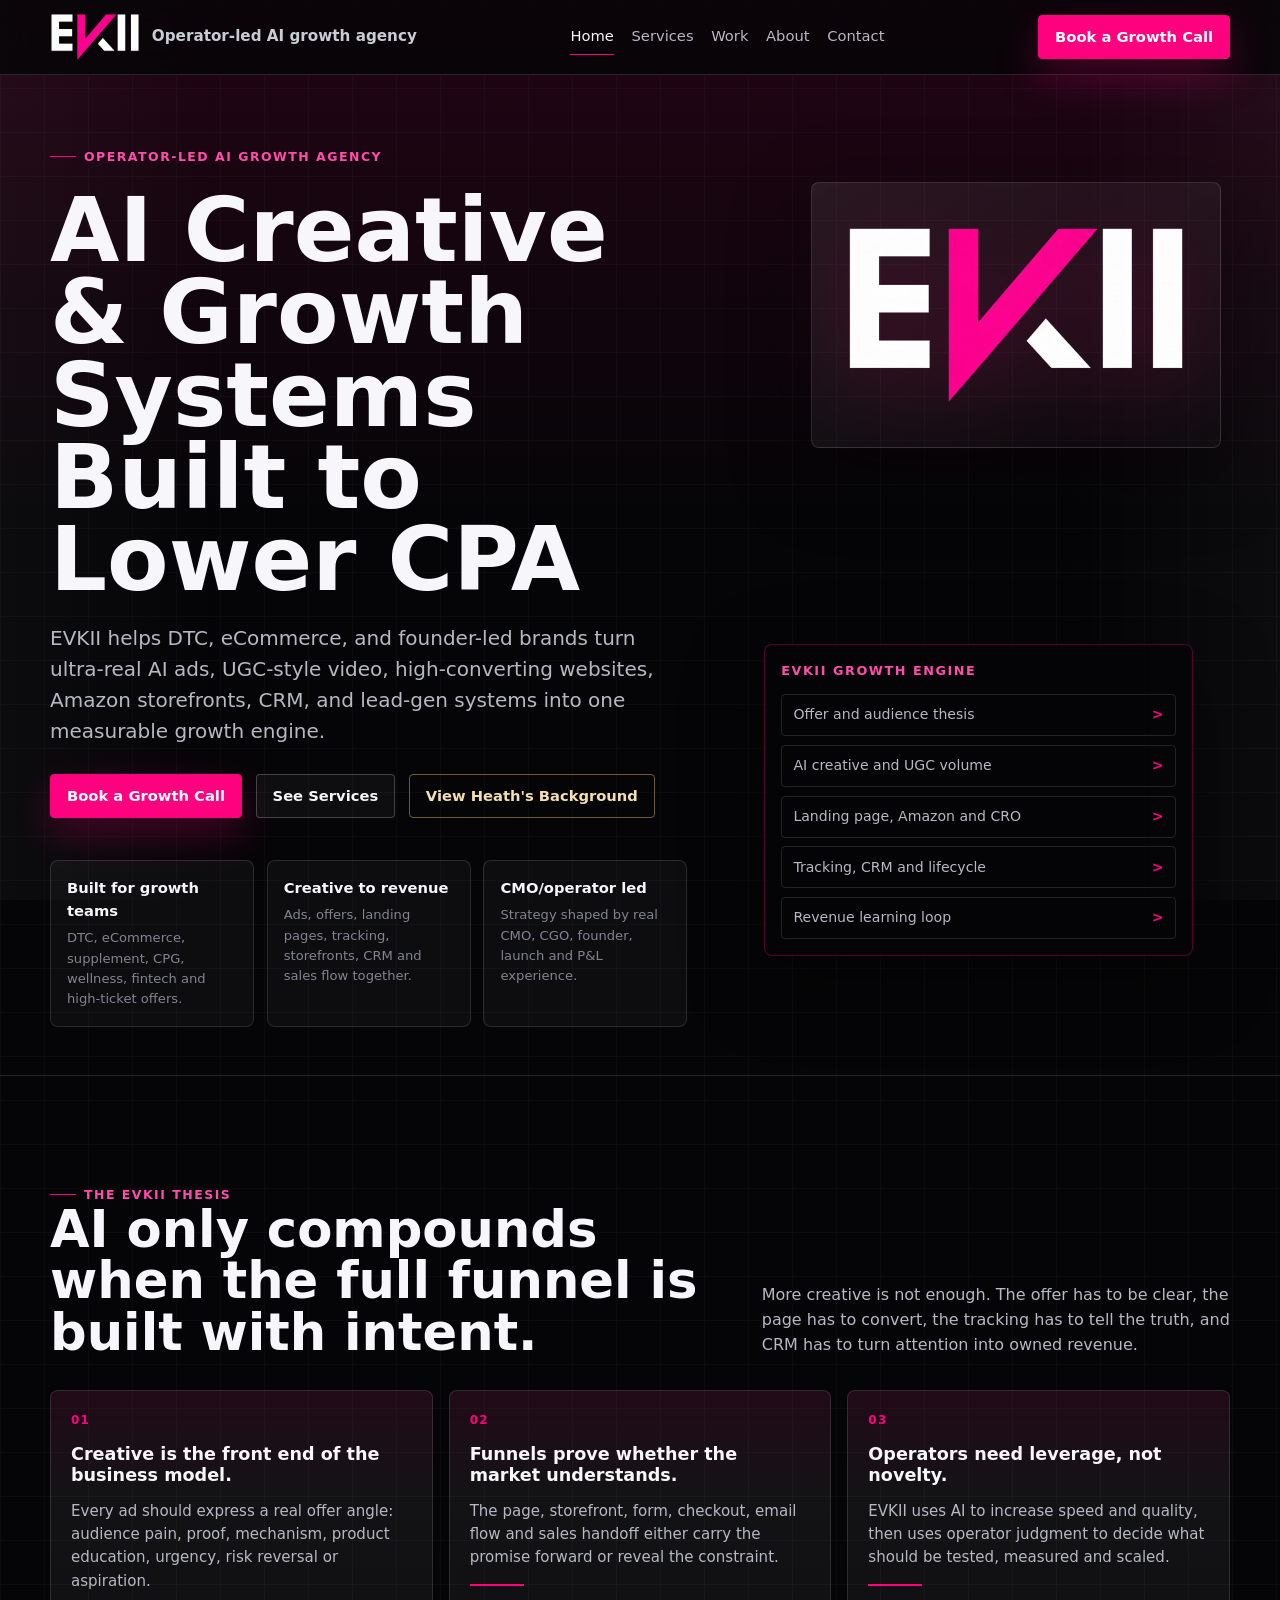
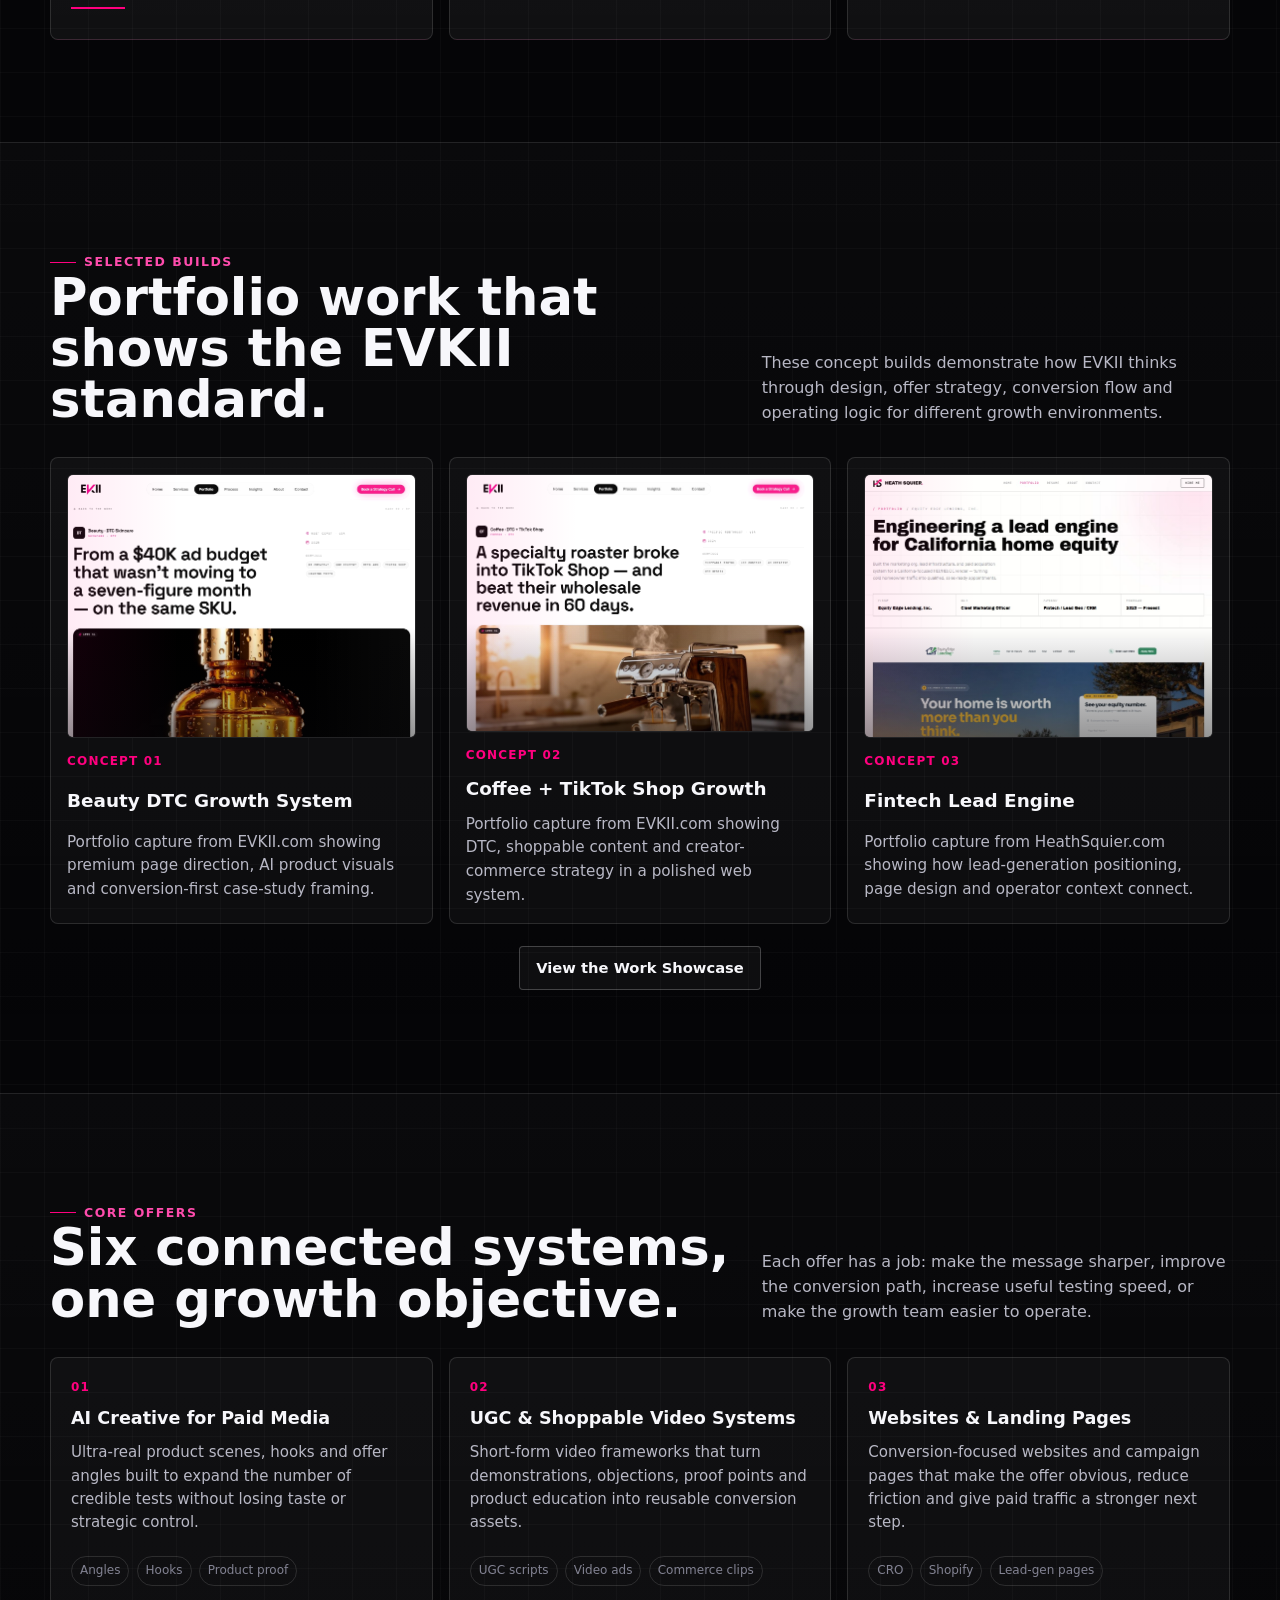
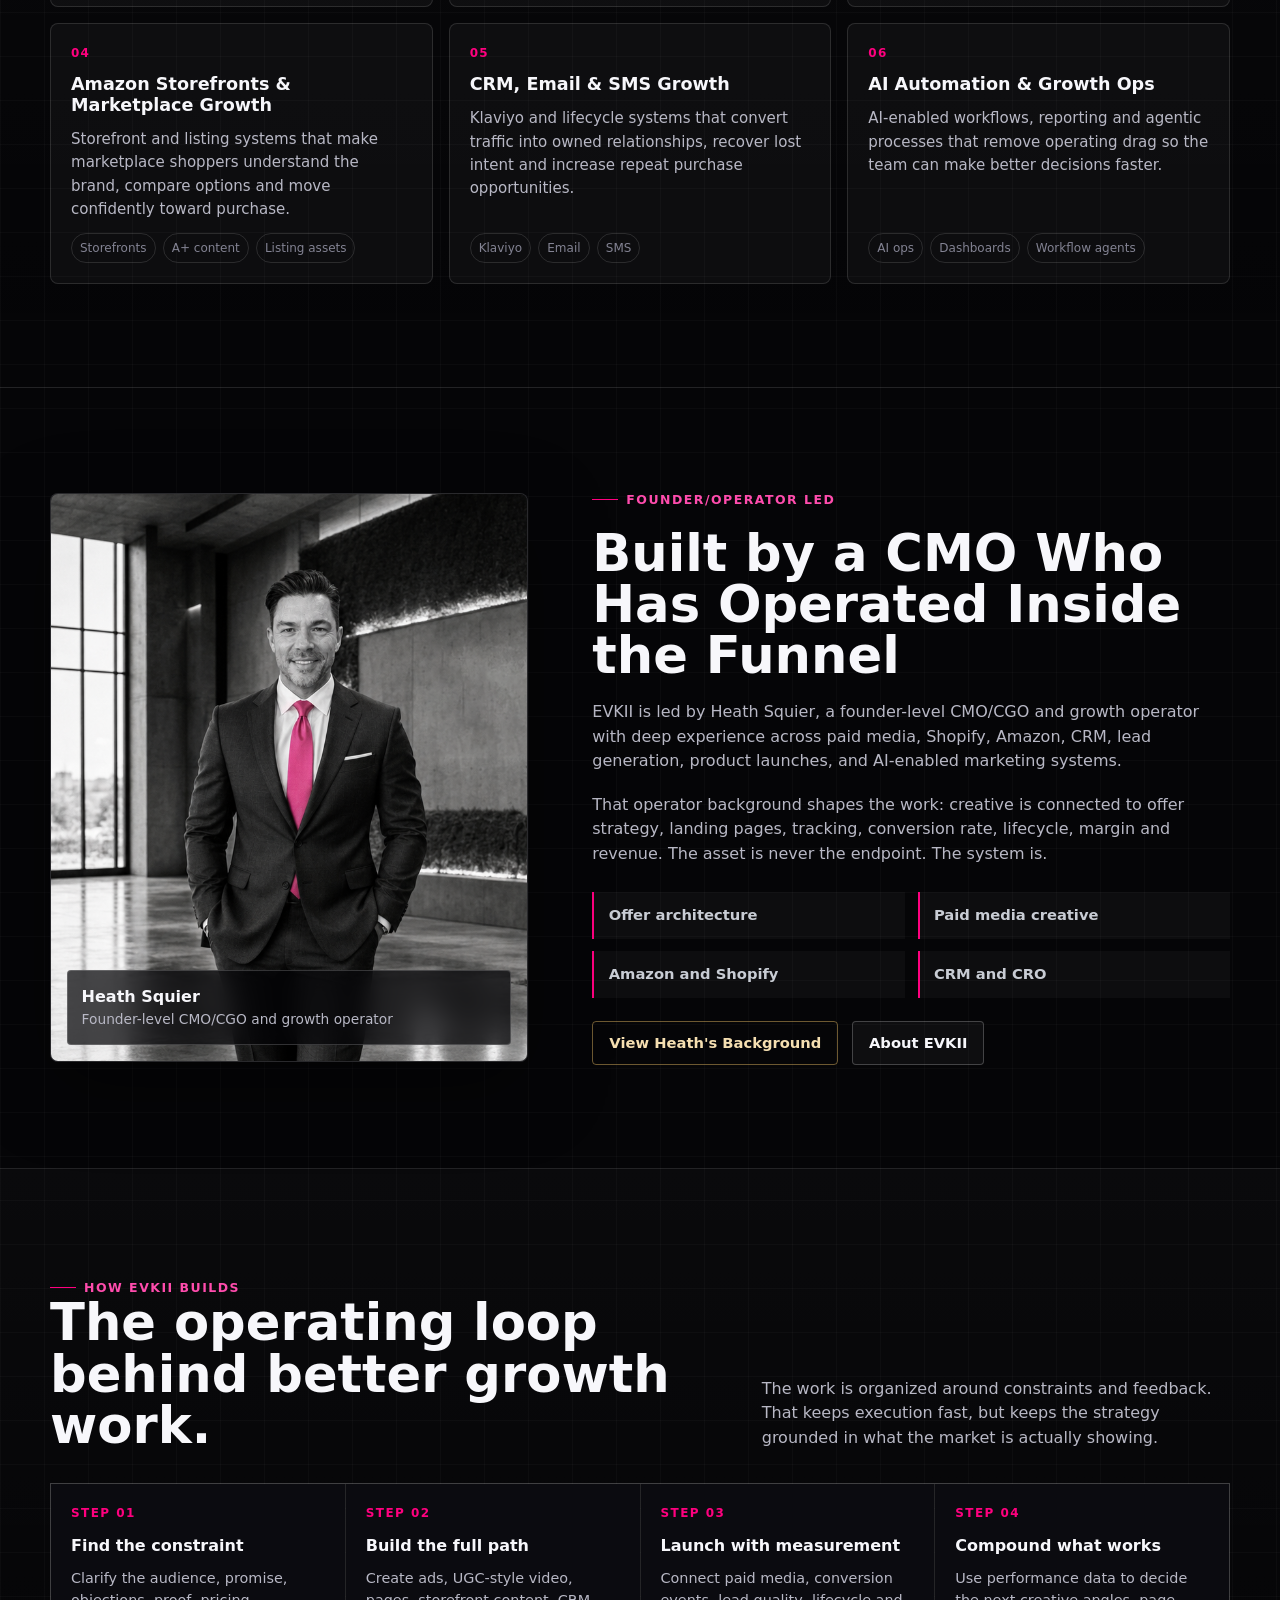
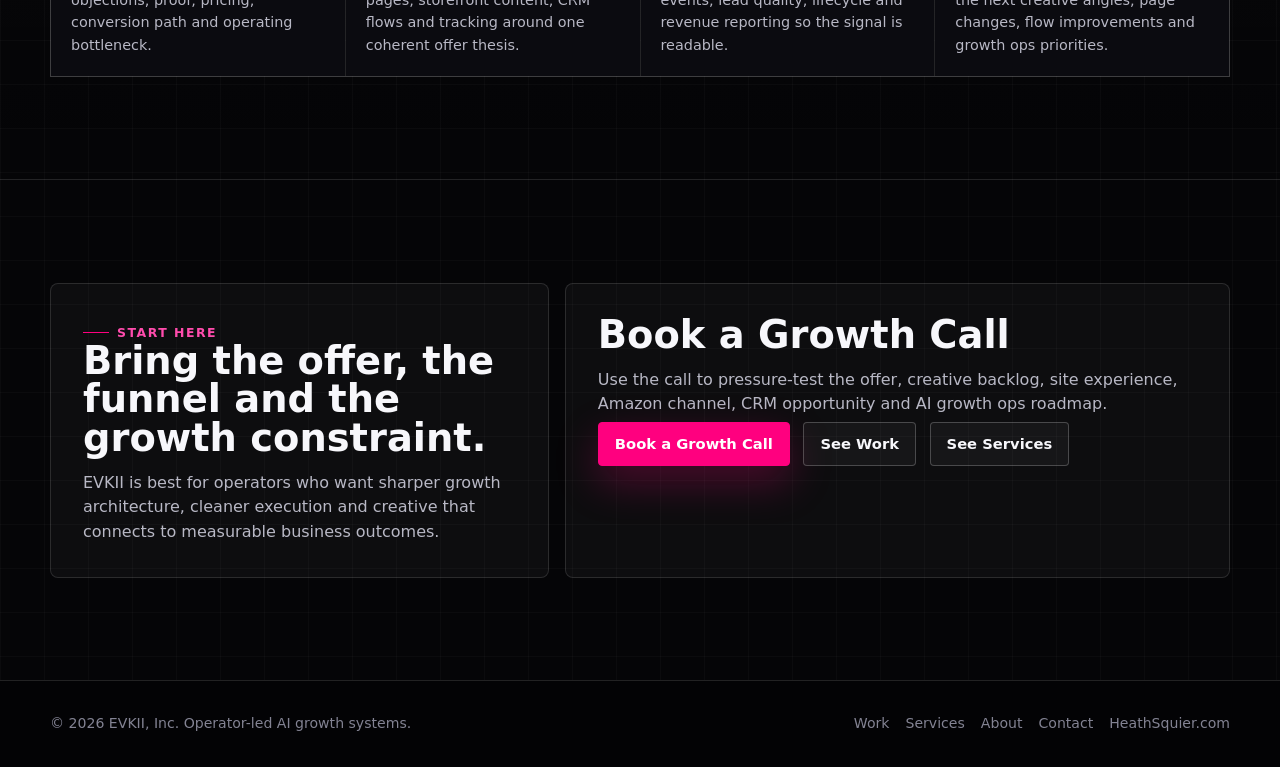
<file: index.html>
<!doctype html>
<html lang="en">
  <head>
    <meta charset="utf-8">
    <meta name="viewport" content="width=device-width, initial-scale=1">
    <title>EVKII | AI Creative &amp; Growth Systems Agency</title>
    <meta name="description" content="EVKII is a CMO/operator-led AI marketing agency building AI creative, UGC video, websites, landing pages, Amazon storefronts, CRM, and growth systems.">
    <link rel="canonical" href="https://evkiinc.github.io/">
    <meta property="og:type" content="website">
    <meta property="og:title" content="EVKII | AI Creative &amp; Growth Systems Agency">
    <meta property="og:description" content="EVKII is a CMO/operator-led AI marketing agency building AI creative, UGC video, websites, landing pages, Amazon storefronts, CRM, and growth systems.">
    <meta property="og:url" content="https://evkiinc.github.io/">
    <meta property="og:image" content="https://evkiinc.github.io/assets/evkii-logo.png">
    <meta name="twitter:card" content="summary_large_image">
    <link rel="icon" href="/assets/evkii-icon.png" type="image/png">
    <link rel="stylesheet" href="/assets/site.css">
    <script type="application/ld+json">
      {
        "@context": "https://schema.org",
        "@graph": [
          {
            "@type": "Organization",
            "@id": "https://evkiinc.github.io/#organization",
            "name": "EVKII",
            "legalName": "EVKII, Inc.",
            "url": "https://evkiinc.github.io/",
            "logo": "https://evkiinc.github.io/assets/evkii-logo.png",
            "description": "EVKII is a CMO/operator-led AI marketing agency building AI creative, UGC-style video, websites, landing pages, Amazon storefronts, CRM growth, lead-generation systems, and AI growth operations for DTC, eCommerce, supplement, CPG, wellness, fintech, and high-ticket lead-generation brands.",
            "founder": { "@id": "https://evkiinc.github.io/#heath-squier" },
            "sameAs": ["https://heathsquier.com/", "https://github.com/evkiinc"]
          },
          {
            "@type": "Person",
            "@id": "https://evkiinc.github.io/#heath-squier",
            "name": "Heath Squier",
            "url": "https://heathsquier.com/",
            "image": "https://evkiinc.github.io/assets/heath-squier-founder.png",
            "jobTitle": "Founder, CMO/CGO and Growth Operator",
            "worksFor": { "@id": "https://evkiinc.github.io/#organization" },
            "knowsAbout": ["AI marketing", "Paid media", "Shopify growth", "Amazon growth", "CRM", "Conversion rate optimization", "Lead generation systems", "Agentic AI systems"]
          },
          {
            "@type": "ItemList",
            "@id": "https://evkiinc.github.io/services/#services",
            "name": "EVKII AI Marketing Services",
            "itemListElement": [
              { "@type": "ListItem", "position": 1, "name": "AI Creative for Paid Media", "url": "https://evkiinc.github.io/services/#ai-creative-production" },
              { "@type": "ListItem", "position": 2, "name": "UGC and Shoppable Video Systems", "url": "https://evkiinc.github.io/services/#ugc-video" },
              { "@type": "ListItem", "position": 3, "name": "Websites and Landing Pages", "url": "https://evkiinc.github.io/services/#website-landing-page-builds" },
              { "@type": "ListItem", "position": 4, "name": "Amazon Storefronts and Marketplace Growth", "url": "https://evkiinc.github.io/services/#amazon-growth" },
              { "@type": "ListItem", "position": 5, "name": "CRM, Email and SMS Growth", "url": "https://evkiinc.github.io/services/#crm-klaviyo-lifecycle" },
              { "@type": "ListItem", "position": 6, "name": "AI Automation and Growth Ops", "url": "https://evkiinc.github.io/services/#ai-growth-ops" }
            ]
          },
          {
            "@type": "ItemList",
            "@id": "https://evkiinc.github.io/work/#showcase",
            "name": "EVKII design concept showcase",
            "itemListElement": [
              { "@type": "ListItem", "position": 1, "name": "DTC supplement launch funnel", "url": "https://evkiinc.github.io/work/#supplement-launch" },
              { "@type": "ListItem", "position": 2, "name": "Wellness bundle commerce system", "url": "https://evkiinc.github.io/work/#wellness-commerce" },
              { "@type": "ListItem", "position": 3, "name": "Fintech lead-generation funnel", "url": "https://evkiinc.github.io/work/#fintech-lead-gen" }
            ]
          }
        ]
      }
    </script>
  </head>
  <body>
    <a class="skip-link" href="#main">Skip to content</a>
    <header class="site-header">
      <nav class="nav" aria-label="Main navigation">
        <a class="brand" href="/" aria-label="EVKII home">
          <img src="/assets/evkii-logo.png?v=provided-logo" alt="EVKII">
          <span>Operator-led AI growth agency</span>
        </a>
        <button class="menu-toggle" type="button" data-menu-toggle aria-expanded="false" aria-controls="nav-links" aria-label="Open menu">
          <span></span><span></span><span></span>
        </button>
        <div class="nav-links" id="nav-links" data-nav-links>
          <a href="/" aria-current="page">Home</a>
          <a href="/services/">Services</a>
          <a href="/work/">Work</a>
          <a href="/about/">About</a>
          <a href="/contact/">Contact</a>
        </div>
        <div class="nav-actions">
          <a class="button primary" href="/contact/">Book a Growth Call</a>
        </div>
      </nav>
    </header>

    <main id="main">
      <section class="hero">
        <div class="hero-copy">
          <span class="eyebrow">Operator-led AI growth agency</span>
          <h1>AI Creative &amp; Growth Systems Built to Lower CPA</h1>
          <p class="lead">EVKII helps DTC, eCommerce, and founder-led brands turn ultra-real AI ads, UGC-style video, high-converting websites, Amazon storefronts, CRM, and lead-gen systems into one measurable growth engine.</p>
          <div class="cta-row">
            <a class="button primary" href="/contact/">Book a Growth Call</a>
            <a class="button secondary" href="/services/">See Services</a>
            <a class="button tertiary" href="https://heathsquier.com/">View Heath's Background</a>
          </div>
          <div class="signal-row" aria-label="EVKII growth focus">
            <div class="signal">
              <strong>Built for growth teams</strong>
              <span>DTC, eCommerce, supplement, CPG, wellness, fintech and high-ticket offers.</span>
            </div>
            <div class="signal">
              <strong>Creative to revenue</strong>
              <span>Ads, offers, landing pages, tracking, storefronts, CRM and sales flow together.</span>
            </div>
            <div class="signal">
              <strong>CMO/operator led</strong>
              <span>Strategy shaped by real CMO, CGO, founder, launch and P&amp;L experience.</span>
            </div>
          </div>
        </div>
        <div class="hero-visual" aria-hidden="true">
          <div class="hero-logo-panel">
            <img src="/assets/evkii-logo.png?v=provided-logo" alt="">
          </div>
          <div class="system-map">
            <h2>EVKII growth engine</h2>
            <div class="flow">
              <span>Offer and audience thesis</span>
              <span>AI creative and UGC volume</span>
              <span>Landing page, Amazon and CRO</span>
              <span>Tracking, CRM and lifecycle</span>
              <span>Revenue learning loop</span>
            </div>
          </div>
        </div>
      </section>

      <section class="section">
        <div class="section-inner">
          <div class="section-head">
            <div>
              <span class="eyebrow">The EVKII thesis</span>
              <h2>AI only compounds when the full funnel is built with intent.</h2>
            </div>
            <p>More creative is not enough. The offer has to be clear, the page has to convert, the tracking has to tell the truth, and CRM has to turn attention into owned revenue.</p>
          </div>
          <div class="thesis-grid">
            <article class="thesis-card">
              <span class="index">01</span>
              <h3>Creative is the front end of the business model.</h3>
              <p>Every ad should express a real offer angle: audience pain, proof, mechanism, product education, urgency, risk reversal or aspiration.</p>
            </article>
            <article class="thesis-card">
              <span class="index">02</span>
              <h3>Funnels prove whether the market understands.</h3>
              <p>The page, storefront, form, checkout, email flow and sales handoff either carry the promise forward or reveal the constraint.</p>
            </article>
            <article class="thesis-card">
              <span class="index">03</span>
              <h3>Operators need leverage, not novelty.</h3>
              <p>EVKII uses AI to increase speed and quality, then uses operator judgment to decide what should be tested, measured and scaled.</p>
            </article>
          </div>
        </div>
      </section>

      <section class="section alt">
        <div class="section-inner">
          <div class="section-head">
            <div>
              <span class="eyebrow">Selected builds</span>
              <h2>Portfolio work that shows the EVKII standard.</h2>
            </div>
            <p>These concept builds demonstrate how EVKII thinks through design, offer strategy, conversion flow and operating logic for different growth environments.</p>
          </div>
          <div class="work-grid featured-work">
            <a class="work-card" href="/work/#supplement-launch">
              <div class="work-visual visual-shot">
                <img class="work-shot" src="/assets/work/evkii-lumen-skin.png" alt="EVKII Lumen Skin portfolio page screenshot">
              </div>
              <span class="index">Concept 01</span>
              <h3>Beauty DTC Growth System</h3>
              <p>Portfolio capture from EVKII.com showing premium page direction, AI product visuals and conversion-first case-study framing.</p>
            </a>
            <a class="work-card" href="/work/#wellness-commerce">
              <div class="work-visual visual-shot">
                <img class="work-shot" src="/assets/work/evkii-northroast-coffee.png" alt="EVKII NorthRoast Coffee portfolio page screenshot">
              </div>
              <span class="index">Concept 02</span>
              <h3>Coffee + TikTok Shop Growth</h3>
              <p>Portfolio capture from EVKII.com showing DTC, shoppable content and creator-commerce strategy in a polished web system.</p>
            </a>
            <a class="work-card" href="/work/#fintech-lead-gen">
              <div class="work-visual visual-shot">
                <img class="work-shot" src="/assets/work/heath-equity-edge.png" alt="Heath Squier Equity Edge Lending portfolio page screenshot">
              </div>
              <span class="index">Concept 03</span>
              <h3>Fintech Lead Engine</h3>
              <p>Portfolio capture from HeathSquier.com showing how lead-generation positioning, page design and operator context connect.</p>
            </a>
          </div>
          <div class="section-action">
            <a class="button secondary" href="/work/">View the Work Showcase</a>
          </div>
        </div>
      </section>

      <section class="section alt" id="services">
        <div class="section-inner">
          <div class="section-head">
            <div>
              <span class="eyebrow">Core offers</span>
              <h2>Six connected systems, one growth objective.</h2>
            </div>
            <p>Each offer has a job: make the message sharper, improve the conversion path, increase useful testing speed, or make the growth team easier to operate.</p>
          </div>
          <div class="service-grid">
            <article class="service-card">
              <span class="index">01</span>
              <h3>AI Creative for Paid Media</h3>
              <p>Ultra-real product scenes, hooks and offer angles built to expand the number of credible tests without losing taste or strategic control.</p>
              <div class="tag-list"><span>Angles</span><span>Hooks</span><span>Product proof</span></div>
            </article>
            <article class="service-card">
              <span class="index">02</span>
              <h3>UGC &amp; Shoppable Video Systems</h3>
              <p>Short-form video frameworks that turn demonstrations, objections, proof points and product education into reusable conversion assets.</p>
              <div class="tag-list"><span>UGC scripts</span><span>Video ads</span><span>Commerce clips</span></div>
            </article>
            <article class="service-card">
              <span class="index">03</span>
              <h3>Websites &amp; Landing Pages</h3>
              <p>Conversion-focused websites and campaign pages that make the offer obvious, reduce friction and give paid traffic a stronger next step.</p>
              <div class="tag-list"><span>CRO</span><span>Shopify</span><span>Lead-gen pages</span></div>
            </article>
            <article class="service-card">
              <span class="index">04</span>
              <h3>Amazon Storefronts &amp; Marketplace Growth</h3>
              <p>Storefront and listing systems that make marketplace shoppers understand the brand, compare options and move confidently toward purchase.</p>
              <div class="tag-list"><span>Storefronts</span><span>A+ content</span><span>Listing assets</span></div>
            </article>
            <article class="service-card">
              <span class="index">05</span>
              <h3>CRM, Email &amp; SMS Growth</h3>
              <p>Klaviyo and lifecycle systems that convert traffic into owned relationships, recover lost intent and increase repeat purchase opportunities.</p>
              <div class="tag-list"><span>Klaviyo</span><span>Email</span><span>SMS</span></div>
            </article>
            <article class="service-card">
              <span class="index">06</span>
              <h3>AI Automation &amp; Growth Ops</h3>
              <p>AI-enabled workflows, reporting and agentic processes that remove operating drag so the team can make better decisions faster.</p>
              <div class="tag-list"><span>AI ops</span><span>Dashboards</span><span>Workflow agents</span></div>
            </article>
          </div>
        </div>
      </section>

      <section class="section">
        <div class="section-inner split">
          <div class="founder-media">
            <img src="/assets/heath-squier-founder.png" alt="Heath Squier, founder of EVKII">
            <div class="media-caption">
              <strong>Heath Squier</strong>
              <span>Founder-level CMO/CGO and growth operator</span>
            </div>
          </div>
          <div class="split-copy">
            <span class="eyebrow">Founder/operator led</span>
            <h2>Built by a CMO Who Has Operated Inside the Funnel</h2>
            <p>EVKII is led by Heath Squier, a founder-level CMO/CGO and growth operator with deep experience across paid media, Shopify, Amazon, CRM, lead generation, product launches, and AI-enabled marketing systems.</p>
            <p>That operator background shapes the work: creative is connected to offer strategy, landing pages, tracking, conversion rate, lifecycle, margin and revenue. The asset is never the endpoint. The system is.</p>
            <div class="operator-list">
              <span>Offer architecture</span>
              <span>Paid media creative</span>
              <span>Amazon and Shopify</span>
              <span>CRM and CRO</span>
            </div>
            <div class="cta-row">
              <a class="button tertiary" href="https://heathsquier.com/">View Heath's Background</a>
              <a class="button secondary" href="/about/">About EVKII</a>
            </div>
          </div>
        </div>
      </section>

      <section class="section alt">
        <div class="section-inner">
          <div class="section-head">
            <div>
              <span class="eyebrow">How EVKII builds</span>
              <h2>The operating loop behind better growth work.</h2>
            </div>
            <p>The work is organized around constraints and feedback. That keeps execution fast, but keeps the strategy grounded in what the market is actually showing.</p>
          </div>
          <div class="process">
            <article class="process-step">
              <strong>Step 01</strong>
              <h3>Find the constraint</h3>
              <p>Clarify the audience, promise, objections, proof, pricing, conversion path and operating bottleneck.</p>
            </article>
            <article class="process-step">
              <strong>Step 02</strong>
              <h3>Build the full path</h3>
              <p>Create ads, UGC-style video, pages, storefront content, CRM flows and tracking around one coherent offer thesis.</p>
            </article>
            <article class="process-step">
              <strong>Step 03</strong>
              <h3>Launch with measurement</h3>
              <p>Connect paid media, conversion events, lead quality, lifecycle and revenue reporting so the signal is readable.</p>
            </article>
            <article class="process-step">
              <strong>Step 04</strong>
              <h3>Compound what works</h3>
              <p>Use performance data to decide the next creative angles, page changes, flow improvements and growth ops priorities.</p>
            </article>
          </div>
        </div>
      </section>

      <section class="section">
        <div class="section-inner contact-layout">
          <div class="contact-panel">
            <span class="eyebrow">Start here</span>
            <h2>Bring the offer, the funnel and the growth constraint.</h2>
            <p>EVKII is best for operators who want sharper growth architecture, cleaner execution and creative that connects to measurable business outcomes.</p>
          </div>
          <div class="contact-panel">
            <h2>Book a Growth Call</h2>
            <p>Use the call to pressure-test the offer, creative backlog, site experience, Amazon channel, CRM opportunity and AI growth ops roadmap.</p>
            <div class="cta-row">
              <a class="button primary" href="/contact/">Book a Growth Call</a>
              <a class="button secondary" href="/work/">See Work</a>
              <a class="button secondary" href="/services/">See Services</a>
            </div>
          </div>
        </div>
      </section>
    </main>

    <footer class="site-footer">
      <div class="footer-inner">
        <p>&copy; <span data-year></span> EVKII, Inc. Operator-led AI growth systems.</p>
        <div class="footer-links">
          <a href="/work/">Work</a>
          <a href="/services/">Services</a>
          <a href="/about/">About</a>
          <a href="/contact/">Contact</a>
          <a href="https://heathsquier.com/">HeathSquier.com</a>
        </div>
      </div>
    </footer>
    <script src="/assets/site.js"></script>
  </body>
</html>
</file>
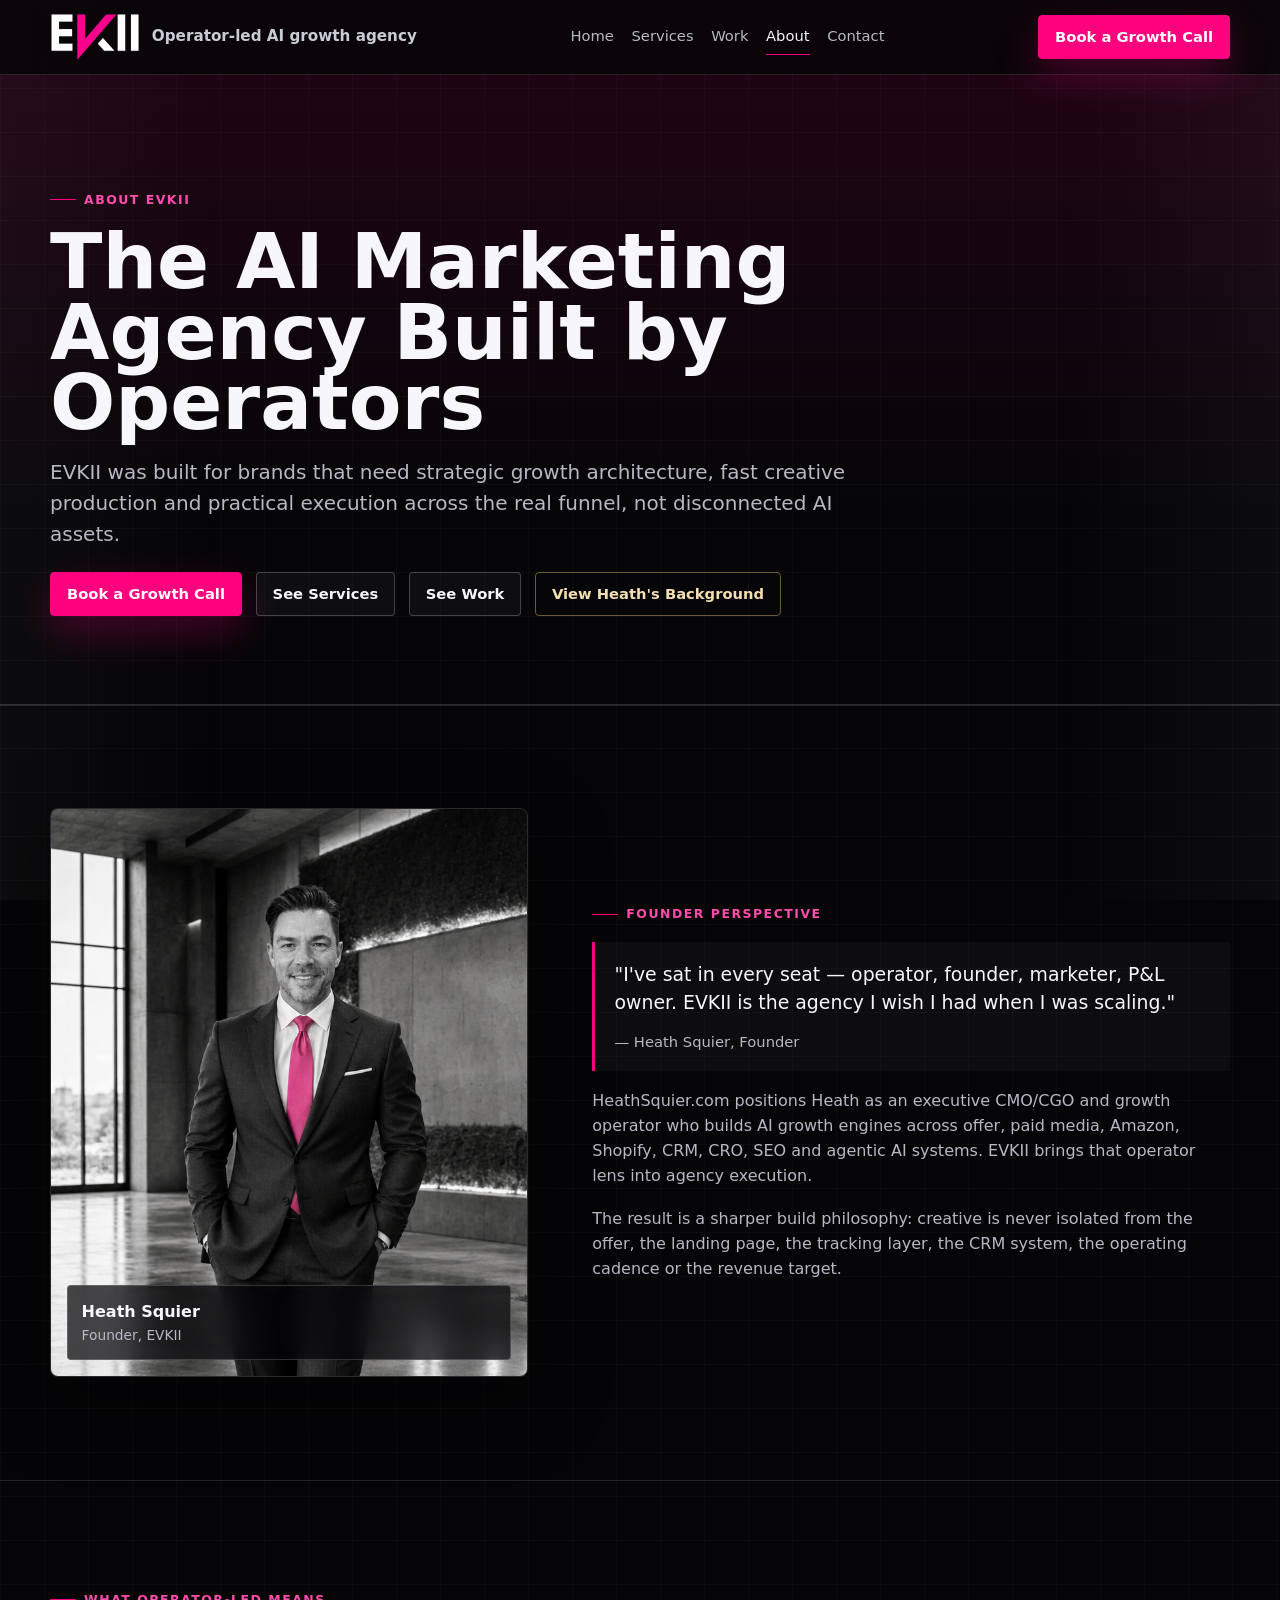
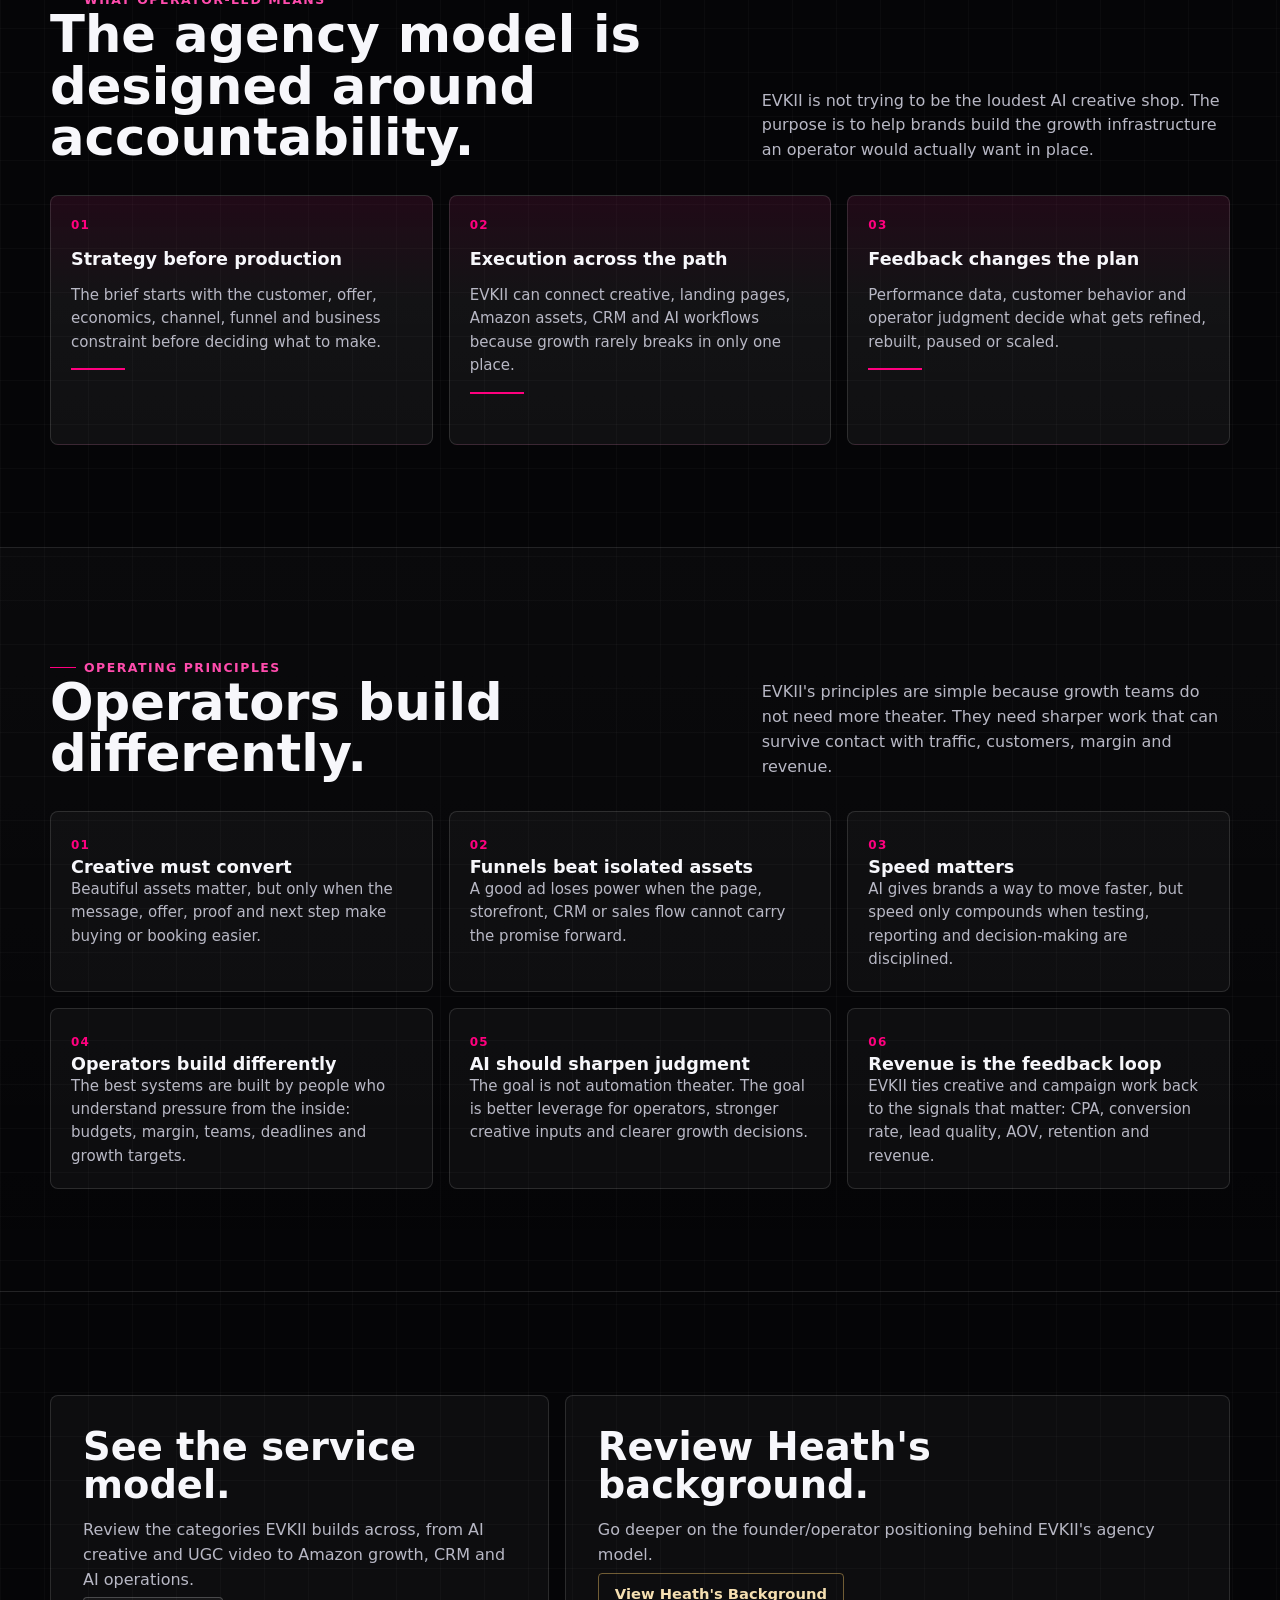
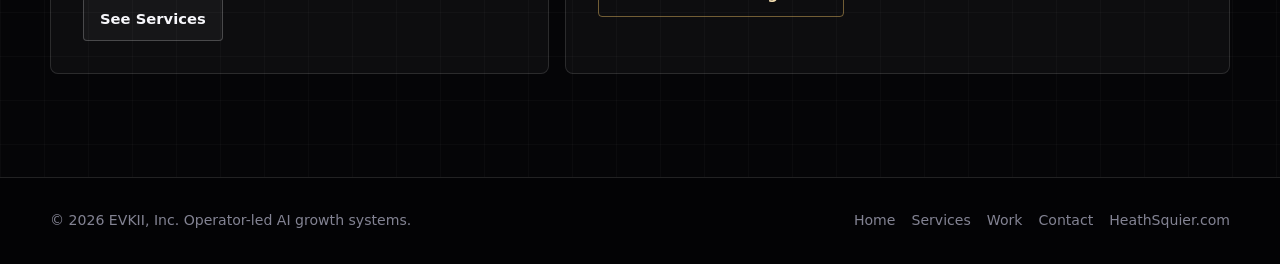
<file: about/index.html>
<!doctype html>
<html lang="en">
  <head>
    <meta charset="utf-8">
    <meta name="viewport" content="width=device-width, initial-scale=1">
    <title>About EVKII | Operator-Led AI Marketing Agency</title>
    <meta name="description" content="EVKII is an operator-led AI marketing agency helping DTC and eCommerce brands turn creative, websites, funnels, CRM, and automation into growth systems.">
    <link rel="canonical" href="https://evkiinc.github.io/about/">
    <meta property="og:type" content="website">
    <meta property="og:title" content="About EVKII | Operator-Led AI Marketing Agency">
    <meta property="og:description" content="EVKII is an operator-led AI marketing agency helping DTC and eCommerce brands turn creative, websites, funnels, CRM, and automation into growth systems.">
    <meta property="og:url" content="https://evkiinc.github.io/about/">
    <meta property="og:image" content="https://evkiinc.github.io/assets/heath-squier-founder.png">
    <meta name="twitter:card" content="summary_large_image">
    <link rel="icon" href="/assets/evkii-icon.png" type="image/png">
    <link rel="stylesheet" href="/assets/site.css">
    <script type="application/ld+json">
      {
        "@context": "https://schema.org",
        "@graph": [
          {
            "@type": "Organization",
            "@id": "https://evkiinc.github.io/#organization",
            "name": "EVKII",
            "url": "https://evkiinc.github.io/",
            "logo": "https://evkiinc.github.io/assets/evkii-logo.png",
            "founder": { "@id": "https://evkiinc.github.io/#heath-squier" }
          },
          {
            "@type": "Person",
            "@id": "https://evkiinc.github.io/#heath-squier",
            "name": "Heath Squier",
            "url": "https://heathsquier.com/",
            "image": "https://evkiinc.github.io/assets/heath-squier-founder.png",
            "jobTitle": "Founder, CMO/CGO and Growth Operator",
            "worksFor": { "@id": "https://evkiinc.github.io/#organization" },
            "knowsAbout": ["Paid media", "Shopify", "Amazon", "CRM", "CRO", "SEO", "AI-enabled marketing systems", "Lead generation"]
          }
        ]
      }
    </script>
  </head>
  <body>
    <a class="skip-link" href="#main">Skip to content</a>
    <header class="site-header">
      <nav class="nav" aria-label="Main navigation">
        <a class="brand" href="/" aria-label="EVKII home">
          <img src="/assets/evkii-logo.png?v=provided-logo" alt="EVKII">
          <span>Operator-led AI growth agency</span>
        </a>
        <button class="menu-toggle" type="button" data-menu-toggle aria-expanded="false" aria-controls="nav-links" aria-label="Open menu">
          <span></span><span></span><span></span>
        </button>
        <div class="nav-links" id="nav-links" data-nav-links>
          <a href="/">Home</a>
          <a href="/services/">Services</a>
          <a href="/work/">Work</a>
          <a href="/about/" aria-current="page">About</a>
          <a href="/contact/">Contact</a>
        </div>
        <div class="nav-actions">
          <a class="button primary" href="/contact/">Book a Growth Call</a>
        </div>
      </nav>
    </header>

    <main id="main">
      <section class="page-hero">
        <div class="page-hero-inner">
          <span class="eyebrow">About EVKII</span>
          <h1>The AI Marketing Agency Built by Operators</h1>
          <p class="lead">EVKII was built for brands that need strategic growth architecture, fast creative production and practical execution across the real funnel, not disconnected AI assets.</p>
          <div class="cta-row">
            <a class="button primary" href="/contact/">Book a Growth Call</a>
            <a class="button secondary" href="/services/">See Services</a>
            <a class="button secondary" href="/work/">See Work</a>
            <a class="button tertiary" href="https://heathsquier.com/">View Heath's Background</a>
          </div>
        </div>
      </section>

      <section class="section">
        <div class="section-inner split">
          <div class="founder-media">
            <img src="/assets/heath-squier-founder.png" alt="Heath Squier, founder of EVKII">
            <div class="media-caption">
              <strong>Heath Squier</strong>
              <span>Founder, EVKII</span>
            </div>
          </div>
          <div class="split-copy">
            <span class="eyebrow">Founder perspective</span>
            <blockquote class="quote">
              "I've sat in every seat &mdash; operator, founder, marketer, P&amp;L owner. EVKII is the agency I wish I had when I was scaling."
              <cite>&mdash; Heath Squier, Founder</cite>
            </blockquote>
            <p>HeathSquier.com positions Heath as an executive CMO/CGO and growth operator who builds AI growth engines across offer, paid media, Amazon, Shopify, CRM, CRO, SEO and agentic AI systems. EVKII brings that operator lens into agency execution.</p>
            <p>The result is a sharper build philosophy: creative is never isolated from the offer, the landing page, the tracking layer, the CRM system, the operating cadence or the revenue target.</p>
          </div>
        </div>
      </section>

      <section class="section">
        <div class="section-inner">
          <div class="section-head">
            <div>
              <span class="eyebrow">What operator-led means</span>
              <h2>The agency model is designed around accountability.</h2>
            </div>
            <p>EVKII is not trying to be the loudest AI creative shop. The purpose is to help brands build the growth infrastructure an operator would actually want in place.</p>
          </div>
          <div class="thesis-grid">
            <article class="thesis-card">
              <span class="index">01</span>
              <h3>Strategy before production</h3>
              <p>The brief starts with the customer, offer, economics, channel, funnel and business constraint before deciding what to make.</p>
            </article>
            <article class="thesis-card">
              <span class="index">02</span>
              <h3>Execution across the path</h3>
              <p>EVKII can connect creative, landing pages, Amazon assets, CRM and AI workflows because growth rarely breaks in only one place.</p>
            </article>
            <article class="thesis-card">
              <span class="index">03</span>
              <h3>Feedback changes the plan</h3>
              <p>Performance data, customer behavior and operator judgment decide what gets refined, rebuilt, paused or scaled.</p>
            </article>
          </div>
        </div>
      </section>

      <section class="section alt">
        <div class="section-inner">
          <div class="section-head">
            <div>
              <span class="eyebrow">Operating principles</span>
              <h2>Operators build differently.</h2>
            </div>
            <p>EVKII's principles are simple because growth teams do not need more theater. They need sharper work that can survive contact with traffic, customers, margin and revenue.</p>
          </div>
          <div class="principles-grid">
            <article class="principle-card">
              <span class="index">01</span>
              <h3>Creative must convert</h3>
              <p>Beautiful assets matter, but only when the message, offer, proof and next step make buying or booking easier.</p>
            </article>
            <article class="principle-card">
              <span class="index">02</span>
              <h3>Funnels beat isolated assets</h3>
              <p>A good ad loses power when the page, storefront, CRM or sales flow cannot carry the promise forward.</p>
            </article>
            <article class="principle-card">
              <span class="index">03</span>
              <h3>Speed matters</h3>
              <p>AI gives brands a way to move faster, but speed only compounds when testing, reporting and decision-making are disciplined.</p>
            </article>
            <article class="principle-card">
              <span class="index">04</span>
              <h3>Operators build differently</h3>
              <p>The best systems are built by people who understand pressure from the inside: budgets, margin, teams, deadlines and growth targets.</p>
            </article>
            <article class="principle-card">
              <span class="index">05</span>
              <h3>AI should sharpen judgment</h3>
              <p>The goal is not automation theater. The goal is better leverage for operators, stronger creative inputs and clearer growth decisions.</p>
            </article>
            <article class="principle-card">
              <span class="index">06</span>
              <h3>Revenue is the feedback loop</h3>
              <p>EVKII ties creative and campaign work back to the signals that matter: CPA, conversion rate, lead quality, AOV, retention and revenue.</p>
            </article>
          </div>
        </div>
      </section>

      <section class="section">
        <div class="section-inner contact-layout">
          <div class="contact-panel">
            <h2>See the service model.</h2>
            <p>Review the categories EVKII builds across, from AI creative and UGC video to Amazon growth, CRM and AI operations.</p>
            <div class="cta-row">
              <a class="button secondary" href="/services/">See Services</a>
            </div>
          </div>
          <div class="contact-panel">
            <h2>Review Heath's background.</h2>
            <p>Go deeper on the founder/operator positioning behind EVKII's agency model.</p>
            <div class="cta-row">
              <a class="button tertiary" href="https://heathsquier.com/">View Heath's Background</a>
            </div>
          </div>
        </div>
      </section>
    </main>

    <footer class="site-footer">
      <div class="footer-inner">
        <p>&copy; <span data-year></span> EVKII, Inc. Operator-led AI growth systems.</p>
        <div class="footer-links">
          <a href="/">Home</a>
          <a href="/services/">Services</a>
          <a href="/work/">Work</a>
          <a href="/contact/">Contact</a>
          <a href="https://heathsquier.com/">HeathSquier.com</a>
        </div>
      </div>
    </footer>
    <script src="/assets/site.js"></script>
  </body>
</html>
</file>
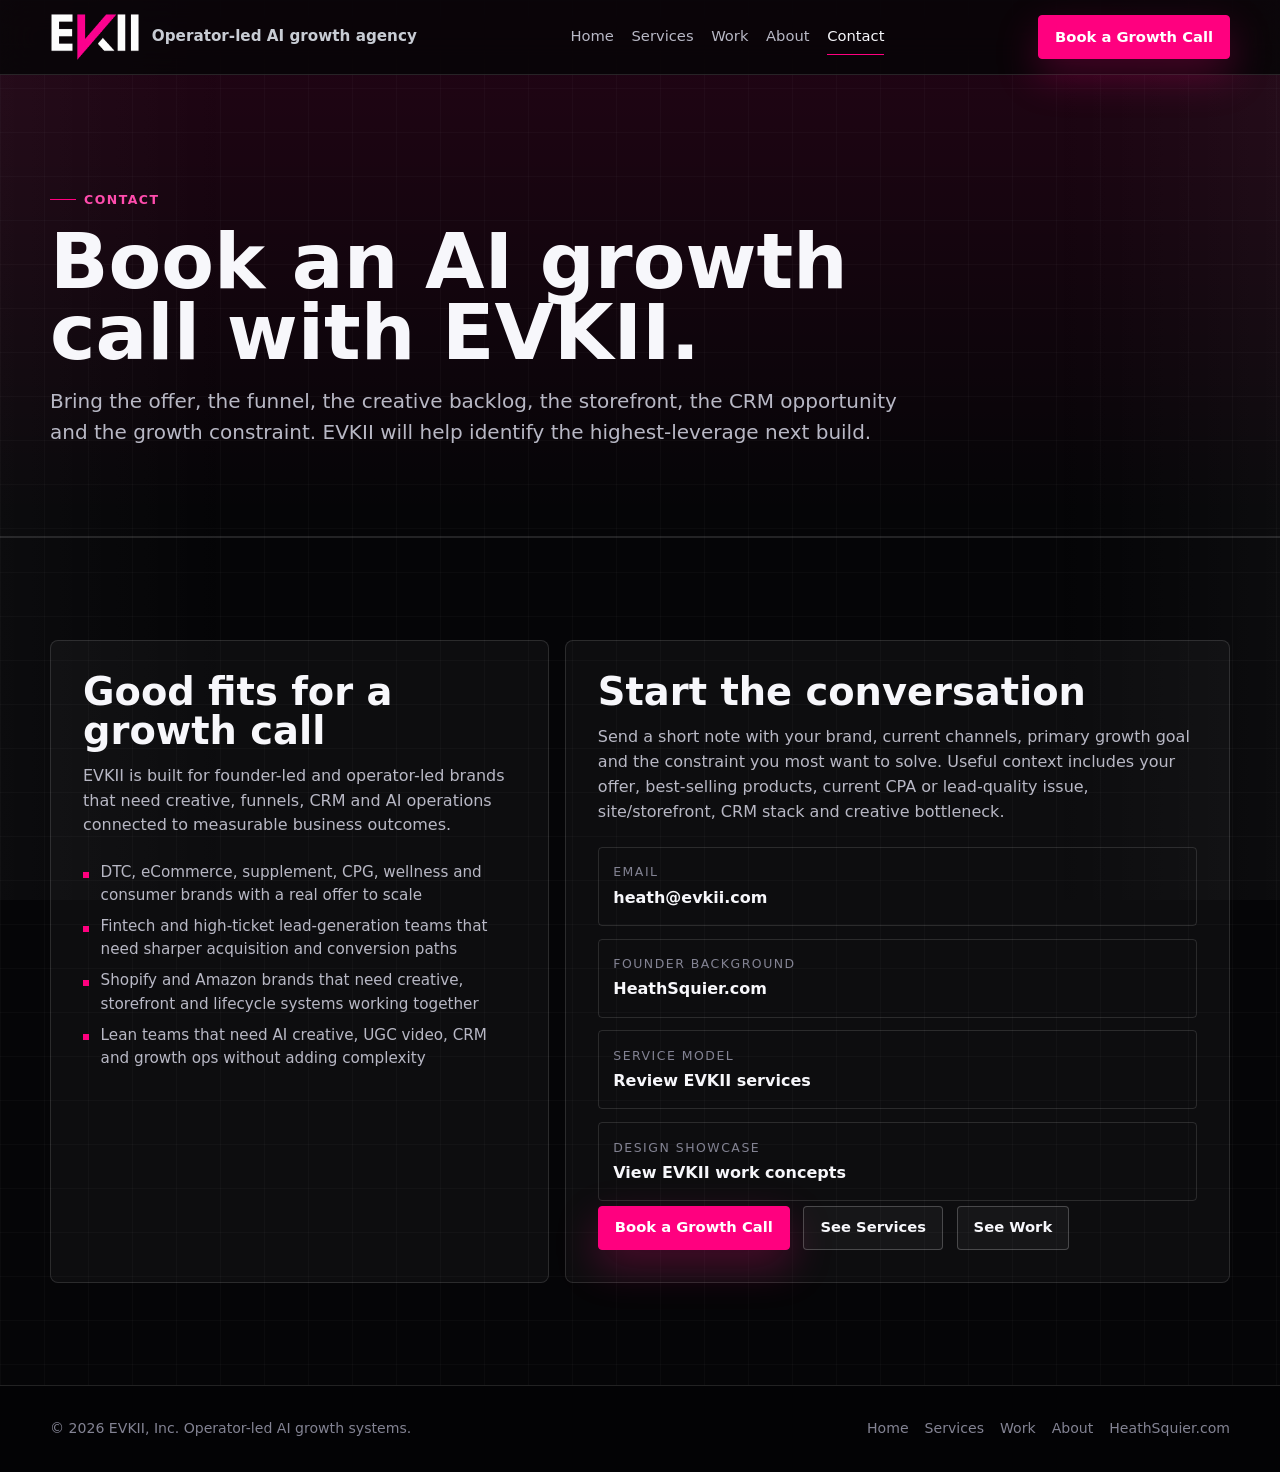
<file: contact/index.html>
<!doctype html>
<html lang="en">
  <head>
    <meta charset="utf-8">
    <meta name="viewport" content="width=device-width, initial-scale=1">
    <title>Contact EVKII | Book an AI Growth Call</title>
    <meta name="description" content="Contact EVKII to discuss AI creative, performance ads, websites, landing pages, Amazon growth, UGC video, and lead-generation systems.">
    <link rel="canonical" href="https://evkiinc.github.io/contact/">
    <meta property="og:type" content="website">
    <meta property="og:title" content="Contact EVKII | Book an AI Growth Call">
    <meta property="og:description" content="Contact EVKII to discuss AI creative, performance ads, websites, landing pages, Amazon growth, UGC video, and lead-generation systems.">
    <meta property="og:url" content="https://evkiinc.github.io/contact/">
    <meta property="og:image" content="https://evkiinc.github.io/assets/evkii-logo.png">
    <meta name="twitter:card" content="summary_large_image">
    <link rel="icon" href="/assets/evkii-icon.png" type="image/png">
    <link rel="stylesheet" href="/assets/site.css">
    <script type="application/ld+json">
      {
        "@context": "https://schema.org",
        "@type": "ContactPage",
        "@id": "https://evkiinc.github.io/contact/#contact",
        "name": "Contact EVKII",
        "url": "https://evkiinc.github.io/contact/",
        "about": {
          "@type": "Organization",
          "@id": "https://evkiinc.github.io/#organization",
          "name": "EVKII",
          "url": "https://evkiinc.github.io/"
        }
      }
    </script>
  </head>
  <body>
    <a class="skip-link" href="#main">Skip to content</a>
    <header class="site-header">
      <nav class="nav" aria-label="Main navigation">
        <a class="brand" href="/" aria-label="EVKII home">
          <img src="/assets/evkii-logo.png?v=provided-logo" alt="EVKII">
          <span>Operator-led AI growth agency</span>
        </a>
        <button class="menu-toggle" type="button" data-menu-toggle aria-expanded="false" aria-controls="nav-links" aria-label="Open menu">
          <span></span><span></span><span></span>
        </button>
        <div class="nav-links" id="nav-links" data-nav-links>
          <a href="/">Home</a>
          <a href="/services/">Services</a>
          <a href="/work/">Work</a>
          <a href="/about/">About</a>
          <a href="/contact/" aria-current="page">Contact</a>
        </div>
        <div class="nav-actions">
          <a class="button primary" href="/contact/">Book a Growth Call</a>
        </div>
      </nav>
    </header>

    <main id="main">
      <section class="page-hero">
        <div class="page-hero-inner">
          <span class="eyebrow">Contact</span>
          <h1>Book an AI growth call with EVKII.</h1>
          <p class="lead">Bring the offer, the funnel, the creative backlog, the storefront, the CRM opportunity and the growth constraint. EVKII will help identify the highest-leverage next build.</p>
        </div>
      </section>

      <section class="section">
        <div class="section-inner contact-layout">
          <div class="contact-panel">
            <h2>Good fits for a growth call</h2>
            <p>EVKII is built for founder-led and operator-led brands that need creative, funnels, CRM and AI operations connected to measurable business outcomes.</p>
            <ul class="contact-list">
              <li>DTC, eCommerce, supplement, CPG, wellness and consumer brands with a real offer to scale</li>
              <li>Fintech and high-ticket lead-generation teams that need sharper acquisition and conversion paths</li>
              <li>Shopify and Amazon brands that need creative, storefront and lifecycle systems working together</li>
              <li>Lean teams that need AI creative, UGC video, CRM and growth ops without adding complexity</li>
            </ul>
          </div>
          <div class="contact-panel">
            <h2>Start the conversation</h2>
            <p>Send a short note with your brand, current channels, primary growth goal and the constraint you most want to solve. Useful context includes your offer, best-selling products, current CPA or lead-quality issue, site/storefront, CRM stack and creative bottleneck.</p>
            <div class="contact-methods">
              <a class="contact-method" href="mailto:heath@evkii.com?subject=EVKII%20Growth%20Call&body=Brand%3A%0AWebsite%3A%0ACurrent%20channels%3A%0APrimary%20growth%20constraint%3A%0AWhat%20you%20want%20EVKII%20to%20build%3A">
                <span>Email</span>
                <strong>heath@evkii.com</strong>
              </a>
              <a class="contact-method" href="https://heathsquier.com/">
                <span>Founder background</span>
                <strong>HeathSquier.com</strong>
              </a>
              <a class="contact-method" href="/services/">
                <span>Service model</span>
                <strong>Review EVKII services</strong>
              </a>
              <a class="contact-method" href="/work/">
                <span>Design showcase</span>
                <strong>View EVKII work concepts</strong>
              </a>
            </div>
            <div class="cta-row">
              <a class="button primary" href="mailto:heath@evkii.com?subject=EVKII%20Growth%20Call&body=Brand%3A%0AWebsite%3A%0ACurrent%20channels%3A%0APrimary%20growth%20constraint%3A%0AWhat%20you%20want%20EVKII%20to%20build%3A">Book a Growth Call</a>
              <a class="button secondary" href="/services/">See Services</a>
              <a class="button secondary" href="/work/">See Work</a>
            </div>
          </div>
        </div>
      </section>
    </main>

    <footer class="site-footer">
      <div class="footer-inner">
        <p>&copy; <span data-year></span> EVKII, Inc. Operator-led AI growth systems.</p>
        <div class="footer-links">
          <a href="/">Home</a>
          <a href="/services/">Services</a>
          <a href="/work/">Work</a>
          <a href="/about/">About</a>
          <a href="https://heathsquier.com/">HeathSquier.com</a>
        </div>
      </div>
    </footer>
    <script src="/assets/site.js"></script>
  </body>
</html>
</file>
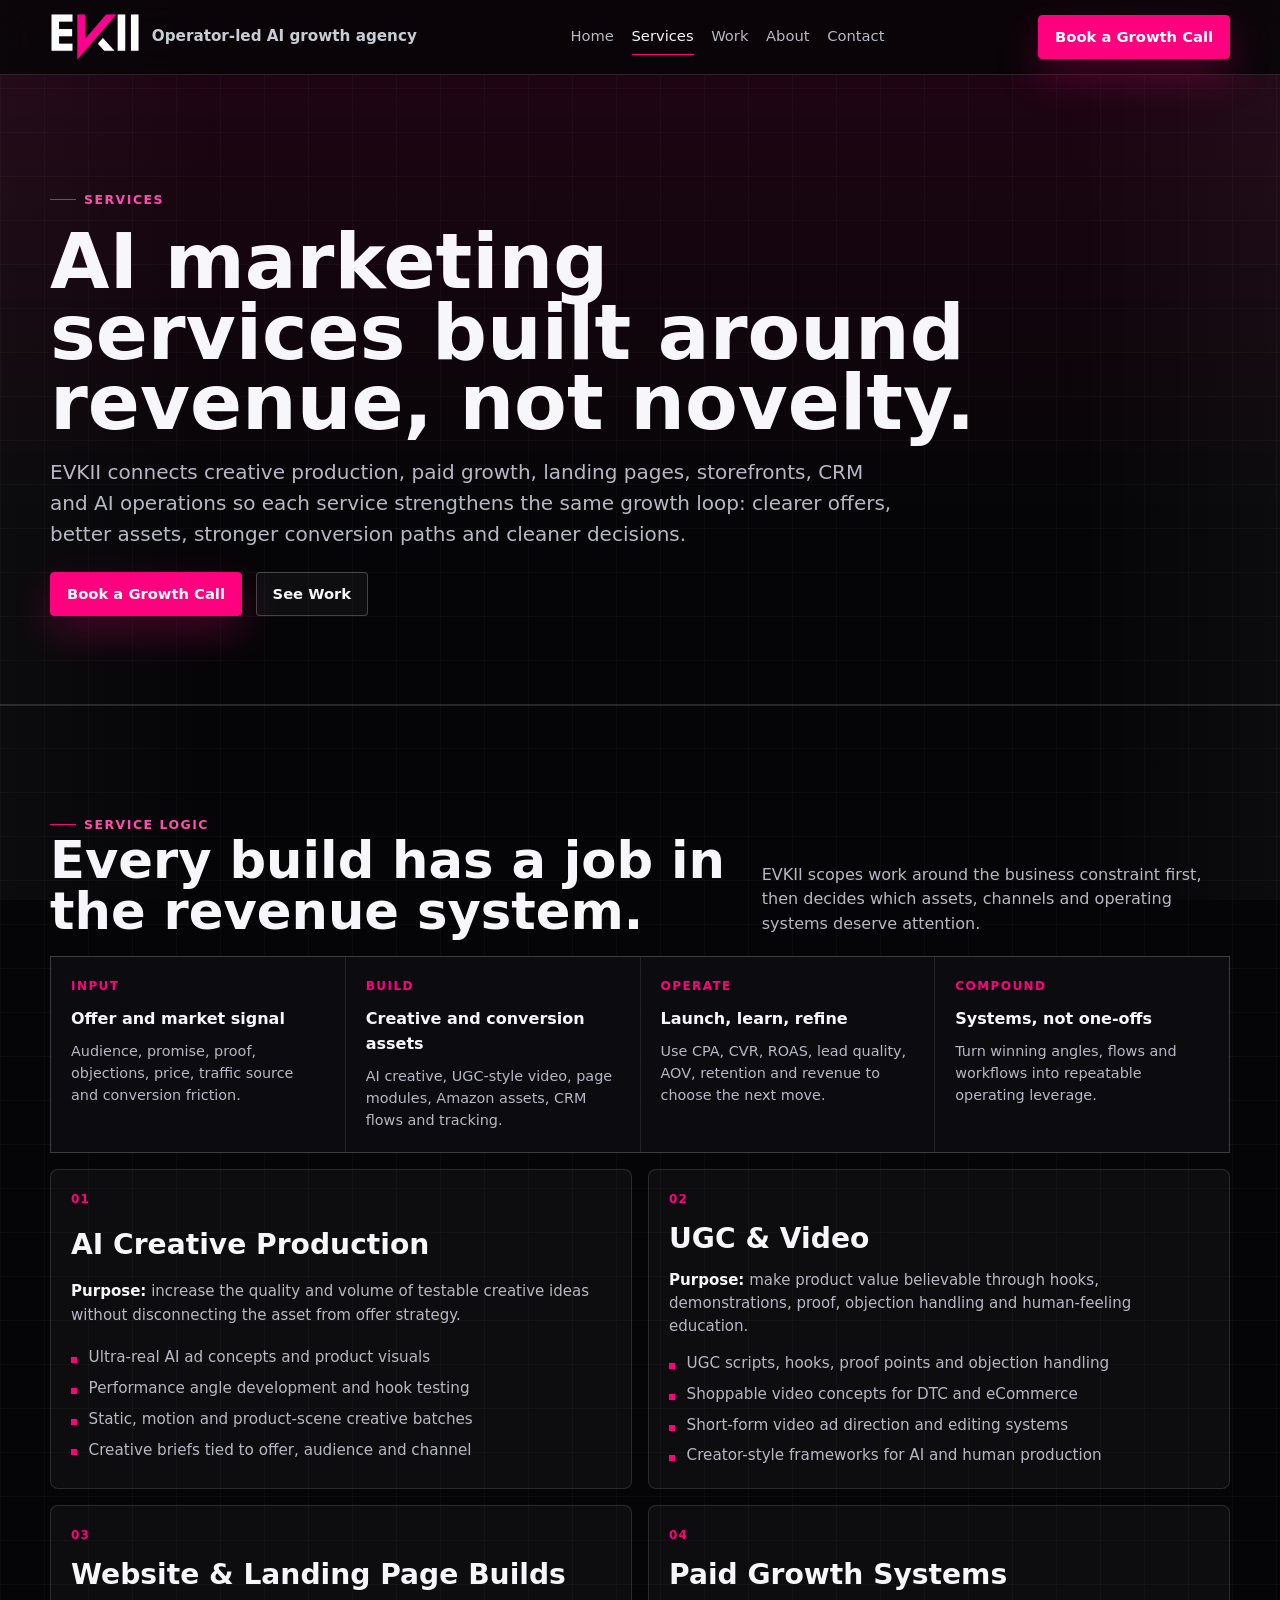
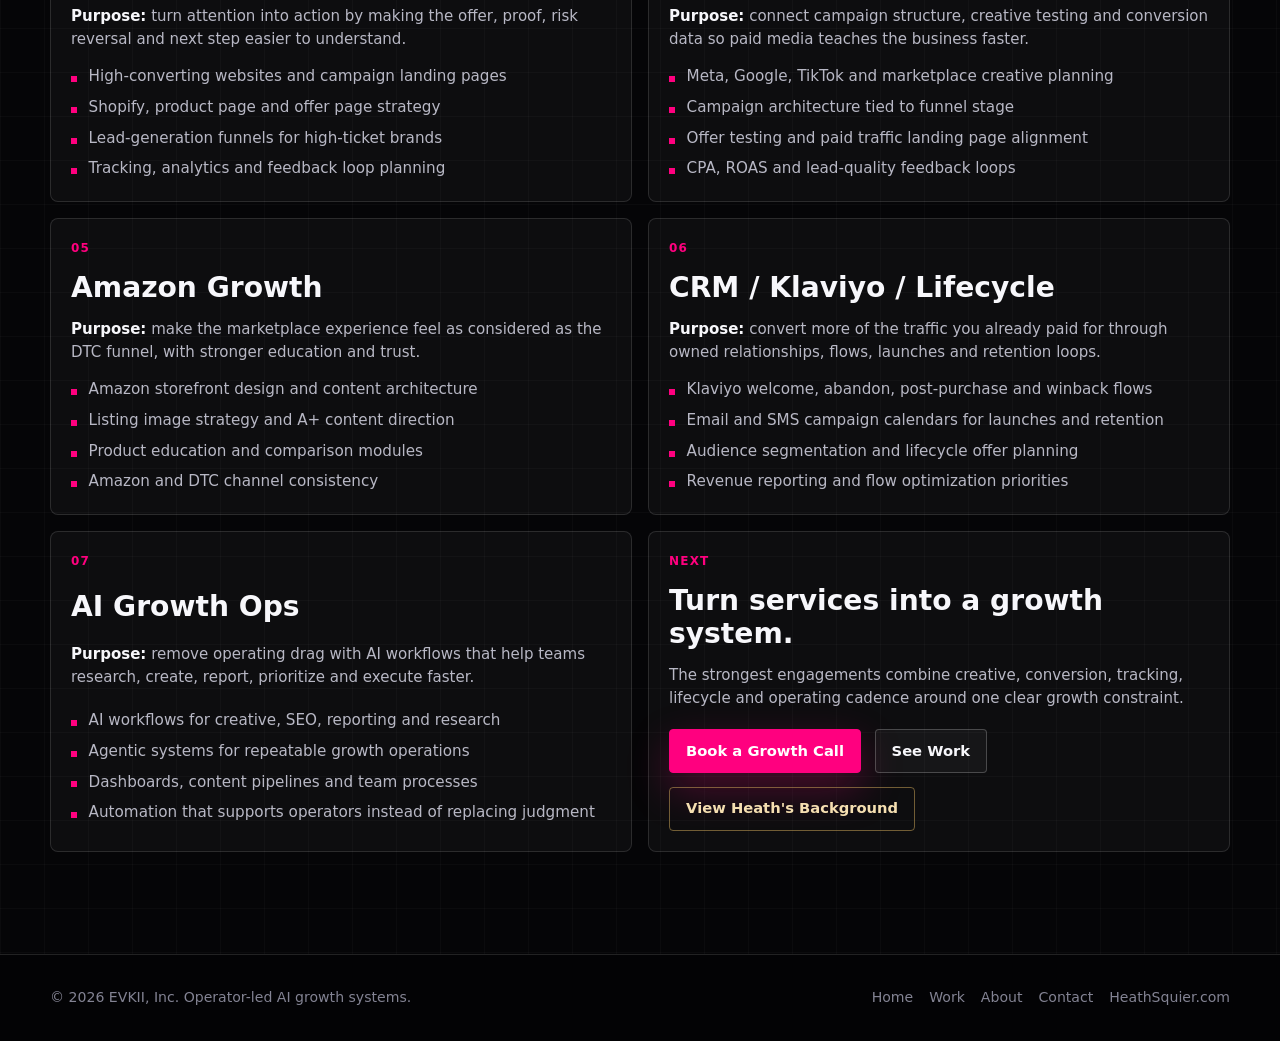
<file: services/index.html>
<!doctype html>
<html lang="en">
  <head>
    <meta charset="utf-8">
    <meta name="viewport" content="width=device-width, initial-scale=1">
    <title>AI Marketing Services | EVKII</title>
    <meta name="description" content="Explore EVKII's AI creative, UGC video, website, landing page, Amazon, CRM, paid media, and growth automation services.">
    <link rel="canonical" href="https://evkiinc.github.io/services/">
    <meta property="og:type" content="website">
    <meta property="og:title" content="AI Marketing Services | EVKII">
    <meta property="og:description" content="Explore EVKII's AI creative, UGC video, website, landing page, Amazon, CRM, paid media, and growth automation services.">
    <meta property="og:url" content="https://evkiinc.github.io/services/">
    <meta property="og:image" content="https://evkiinc.github.io/assets/evkii-logo.png">
    <meta name="twitter:card" content="summary_large_image">
    <link rel="icon" href="/assets/evkii-icon.png" type="image/png">
    <link rel="stylesheet" href="/assets/site.css">
    <script type="application/ld+json">
      {
        "@context": "https://schema.org",
        "@graph": [
          {
            "@type": "Organization",
            "@id": "https://evkiinc.github.io/#organization",
            "name": "EVKII",
            "url": "https://evkiinc.github.io/",
            "logo": "https://evkiinc.github.io/assets/evkii-logo.png",
            "founder": { "@id": "https://evkiinc.github.io/#heath-squier" }
          },
          {
            "@type": "ItemList",
            "@id": "https://evkiinc.github.io/services/#services",
            "name": "EVKII AI Marketing Services",
            "itemListElement": [
              { "@type": "ListItem", "position": 1, "name": "AI Creative Production", "url": "https://evkiinc.github.io/services/#ai-creative-production" },
              { "@type": "ListItem", "position": 2, "name": "UGC and Video", "url": "https://evkiinc.github.io/services/#ugc-video" },
              { "@type": "ListItem", "position": 3, "name": "Website and Landing Page Builds", "url": "https://evkiinc.github.io/services/#website-landing-page-builds" },
              { "@type": "ListItem", "position": 4, "name": "Paid Growth Systems", "url": "https://evkiinc.github.io/services/#paid-growth-systems" },
              { "@type": "ListItem", "position": 5, "name": "Amazon Growth", "url": "https://evkiinc.github.io/services/#amazon-growth" },
              { "@type": "ListItem", "position": 6, "name": "CRM, Klaviyo and Lifecycle", "url": "https://evkiinc.github.io/services/#crm-klaviyo-lifecycle" },
              { "@type": "ListItem", "position": 7, "name": "AI Growth Ops", "url": "https://evkiinc.github.io/services/#ai-growth-ops" }
            ]
          }
        ]
      }
    </script>
  </head>
  <body>
    <a class="skip-link" href="#main">Skip to content</a>
    <header class="site-header">
      <nav class="nav" aria-label="Main navigation">
        <a class="brand" href="/" aria-label="EVKII home">
          <img src="/assets/evkii-logo.png?v=provided-logo" alt="EVKII">
          <span>Operator-led AI growth agency</span>
        </a>
        <button class="menu-toggle" type="button" data-menu-toggle aria-expanded="false" aria-controls="nav-links" aria-label="Open menu">
          <span></span><span></span><span></span>
        </button>
        <div class="nav-links" id="nav-links" data-nav-links>
          <a href="/">Home</a>
          <a href="/services/" aria-current="page">Services</a>
          <a href="/work/">Work</a>
          <a href="/about/">About</a>
          <a href="/contact/">Contact</a>
        </div>
        <div class="nav-actions">
          <a class="button primary" href="/contact/">Book a Growth Call</a>
        </div>
      </nav>
    </header>

    <main id="main">
      <section class="page-hero">
        <div class="page-hero-inner">
          <span class="eyebrow">Services</span>
          <h1>AI marketing services built around revenue, not novelty.</h1>
          <p class="lead">EVKII connects creative production, paid growth, landing pages, storefronts, CRM and AI operations so each service strengthens the same growth loop: clearer offers, better assets, stronger conversion paths and cleaner decisions.</p>
          <div class="cta-row">
            <a class="button primary" href="/contact/">Book a Growth Call</a>
            <a class="button secondary" href="/work/">See Work</a>
          </div>
        </div>
      </section>

      <section class="section">
        <div class="section-inner">
          <div class="section-head compact-head">
            <div>
              <span class="eyebrow">Service logic</span>
              <h2>Every build has a job in the revenue system.</h2>
            </div>
            <p>EVKII scopes work around the business constraint first, then decides which assets, channels and operating systems deserve attention.</p>
          </div>
          <div class="process service-process">
            <article class="process-step">
              <strong>Input</strong>
              <h3>Offer and market signal</h3>
              <p>Audience, promise, proof, objections, price, traffic source and conversion friction.</p>
            </article>
            <article class="process-step">
              <strong>Build</strong>
              <h3>Creative and conversion assets</h3>
              <p>AI creative, UGC-style video, page modules, Amazon assets, CRM flows and tracking.</p>
            </article>
            <article class="process-step">
              <strong>Operate</strong>
              <h3>Launch, learn, refine</h3>
              <p>Use CPA, CVR, ROAS, lead quality, AOV, retention and revenue to choose the next move.</p>
            </article>
            <article class="process-step">
              <strong>Compound</strong>
              <h3>Systems, not one-offs</h3>
              <p>Turn winning angles, flows and workflows into repeatable operating leverage.</p>
            </article>
          </div>
          <div class="category-grid">
            <article class="category-card" id="ai-creative-production">
              <span class="index">01</span>
              <h2>AI Creative Production</h2>
              <p><strong>Purpose:</strong> increase the quality and volume of testable creative ideas without disconnecting the asset from offer strategy.</p>
              <ul>
                <li>Ultra-real AI ad concepts and product visuals</li>
                <li>Performance angle development and hook testing</li>
                <li>Static, motion and product-scene creative batches</li>
                <li>Creative briefs tied to offer, audience and channel</li>
              </ul>
            </article>
            <article class="category-card" id="ugc-video">
              <span class="index">02</span>
              <h2>UGC &amp; Video</h2>
              <p><strong>Purpose:</strong> make product value believable through hooks, demonstrations, proof, objection handling and human-feeling education.</p>
              <ul>
                <li>UGC scripts, hooks, proof points and objection handling</li>
                <li>Shoppable video concepts for DTC and eCommerce</li>
                <li>Short-form video ad direction and editing systems</li>
                <li>Creator-style frameworks for AI and human production</li>
              </ul>
            </article>
            <article class="category-card" id="website-landing-page-builds">
              <span class="index">03</span>
              <h2>Website &amp; Landing Page Builds</h2>
              <p><strong>Purpose:</strong> turn attention into action by making the offer, proof, risk reversal and next step easier to understand.</p>
              <ul>
                <li>High-converting websites and campaign landing pages</li>
                <li>Shopify, product page and offer page strategy</li>
                <li>Lead-generation funnels for high-ticket brands</li>
                <li>Tracking, analytics and feedback loop planning</li>
              </ul>
            </article>
            <article class="category-card" id="paid-growth-systems">
              <span class="index">04</span>
              <h2>Paid Growth Systems</h2>
              <p><strong>Purpose:</strong> connect campaign structure, creative testing and conversion data so paid media teaches the business faster.</p>
              <ul>
                <li>Meta, Google, TikTok and marketplace creative planning</li>
                <li>Campaign architecture tied to funnel stage</li>
                <li>Offer testing and paid traffic landing page alignment</li>
                <li>CPA, ROAS and lead-quality feedback loops</li>
              </ul>
            </article>
            <article class="category-card" id="amazon-growth">
              <span class="index">05</span>
              <h2>Amazon Growth</h2>
              <p><strong>Purpose:</strong> make the marketplace experience feel as considered as the DTC funnel, with stronger education and trust.</p>
              <ul>
                <li>Amazon storefront design and content architecture</li>
                <li>Listing image strategy and A+ content direction</li>
                <li>Product education and comparison modules</li>
                <li>Amazon and DTC channel consistency</li>
              </ul>
            </article>
            <article class="category-card" id="crm-klaviyo-lifecycle">
              <span class="index">06</span>
              <h2>CRM / Klaviyo / Lifecycle</h2>
              <p><strong>Purpose:</strong> convert more of the traffic you already paid for through owned relationships, flows, launches and retention loops.</p>
              <ul>
                <li>Klaviyo welcome, abandon, post-purchase and winback flows</li>
                <li>Email and SMS campaign calendars for launches and retention</li>
                <li>Audience segmentation and lifecycle offer planning</li>
                <li>Revenue reporting and flow optimization priorities</li>
              </ul>
            </article>
            <article class="category-card" id="ai-growth-ops">
              <span class="index">07</span>
              <h2>AI Growth Ops</h2>
              <p><strong>Purpose:</strong> remove operating drag with AI workflows that help teams research, create, report, prioritize and execute faster.</p>
              <ul>
                <li>AI workflows for creative, SEO, reporting and research</li>
                <li>Agentic systems for repeatable growth operations</li>
                <li>Dashboards, content pipelines and team processes</li>
                <li>Automation that supports operators instead of replacing judgment</li>
              </ul>
            </article>
            <article class="category-card">
              <span class="index">Next</span>
              <h2>Turn services into a growth system.</h2>
              <p>The strongest engagements combine creative, conversion, tracking, lifecycle and operating cadence around one clear growth constraint.</p>
              <div class="cta-row">
                <a class="button primary" href="/contact/">Book a Growth Call</a>
                <a class="button secondary" href="/work/">See Work</a>
                <a class="button tertiary" href="https://heathsquier.com/">View Heath's Background</a>
              </div>
            </article>
          </div>
        </div>
      </section>
    </main>

    <footer class="site-footer">
      <div class="footer-inner">
        <p>&copy; <span data-year></span> EVKII, Inc. Operator-led AI growth systems.</p>
        <div class="footer-links">
          <a href="/">Home</a>
          <a href="/work/">Work</a>
          <a href="/about/">About</a>
          <a href="/contact/">Contact</a>
          <a href="https://heathsquier.com/">HeathSquier.com</a>
        </div>
      </div>
    </footer>
    <script src="/assets/site.js"></script>
  </body>
</html>
</file>
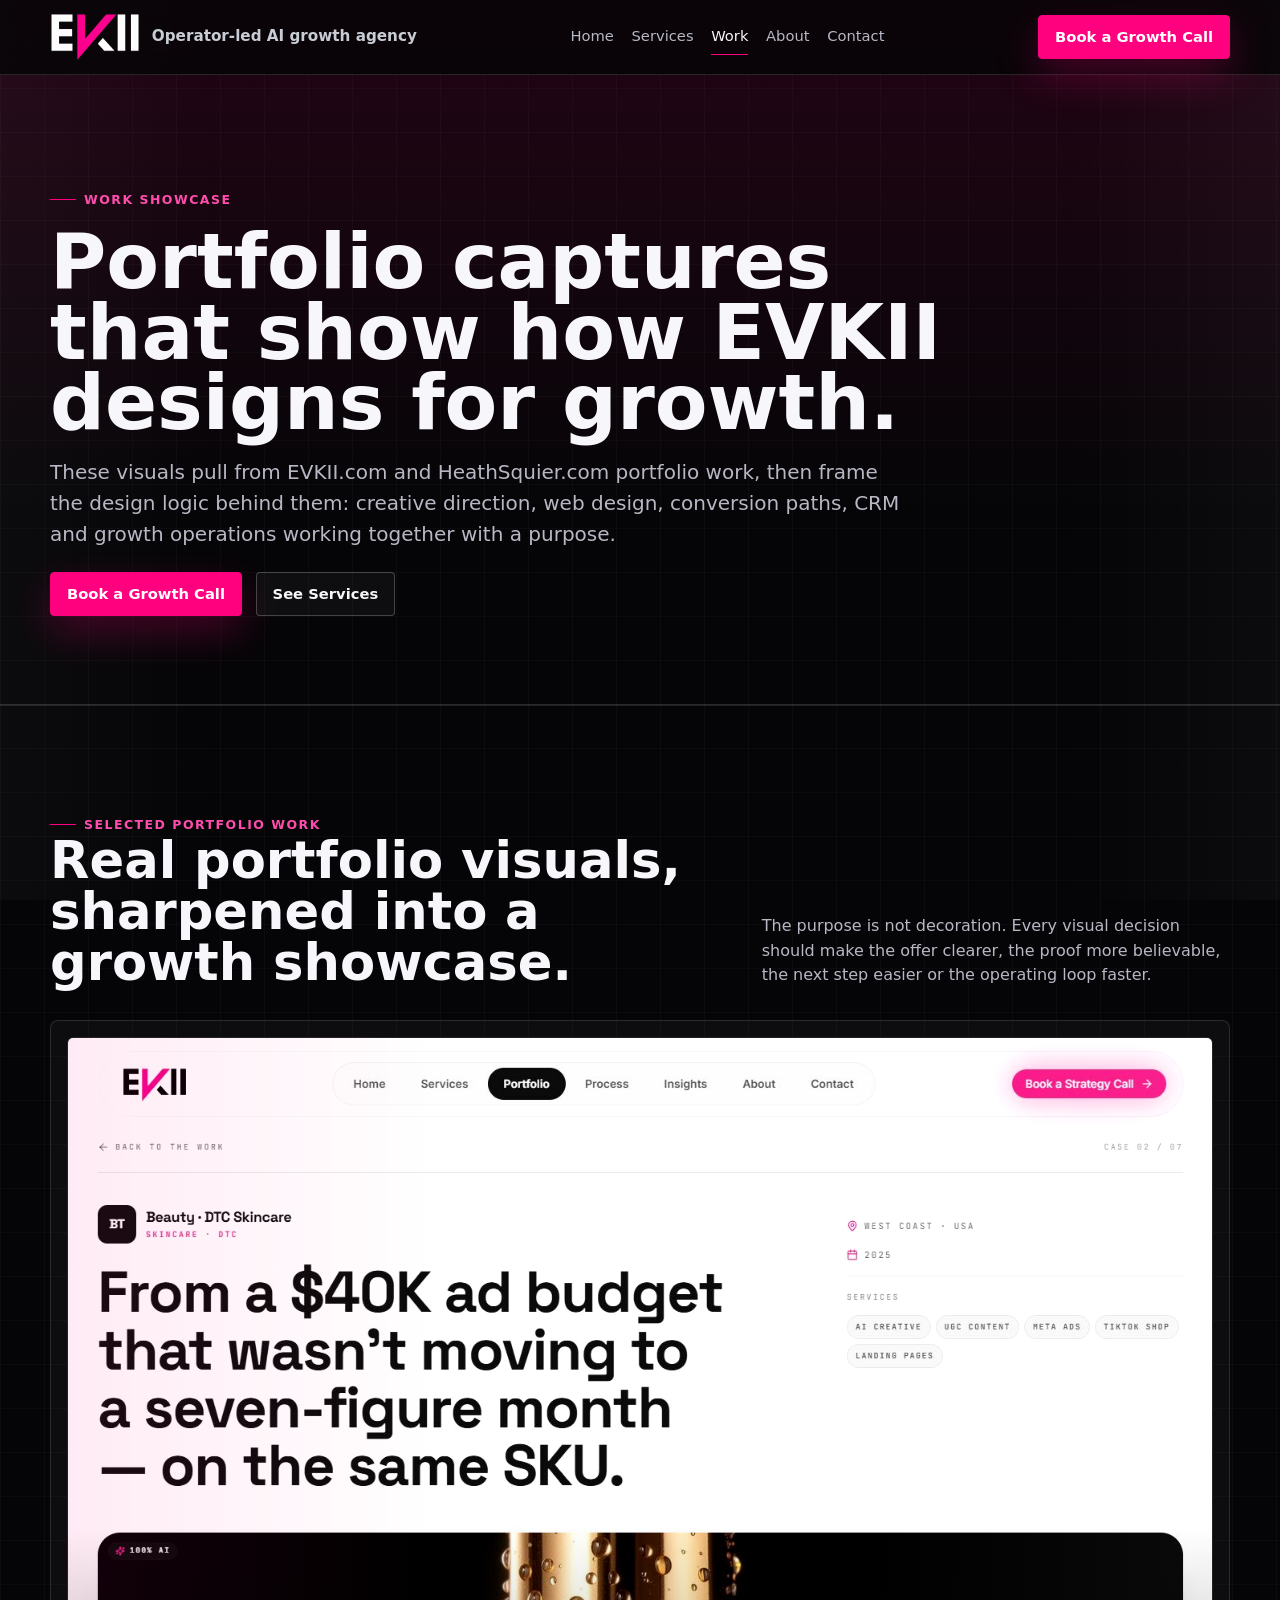
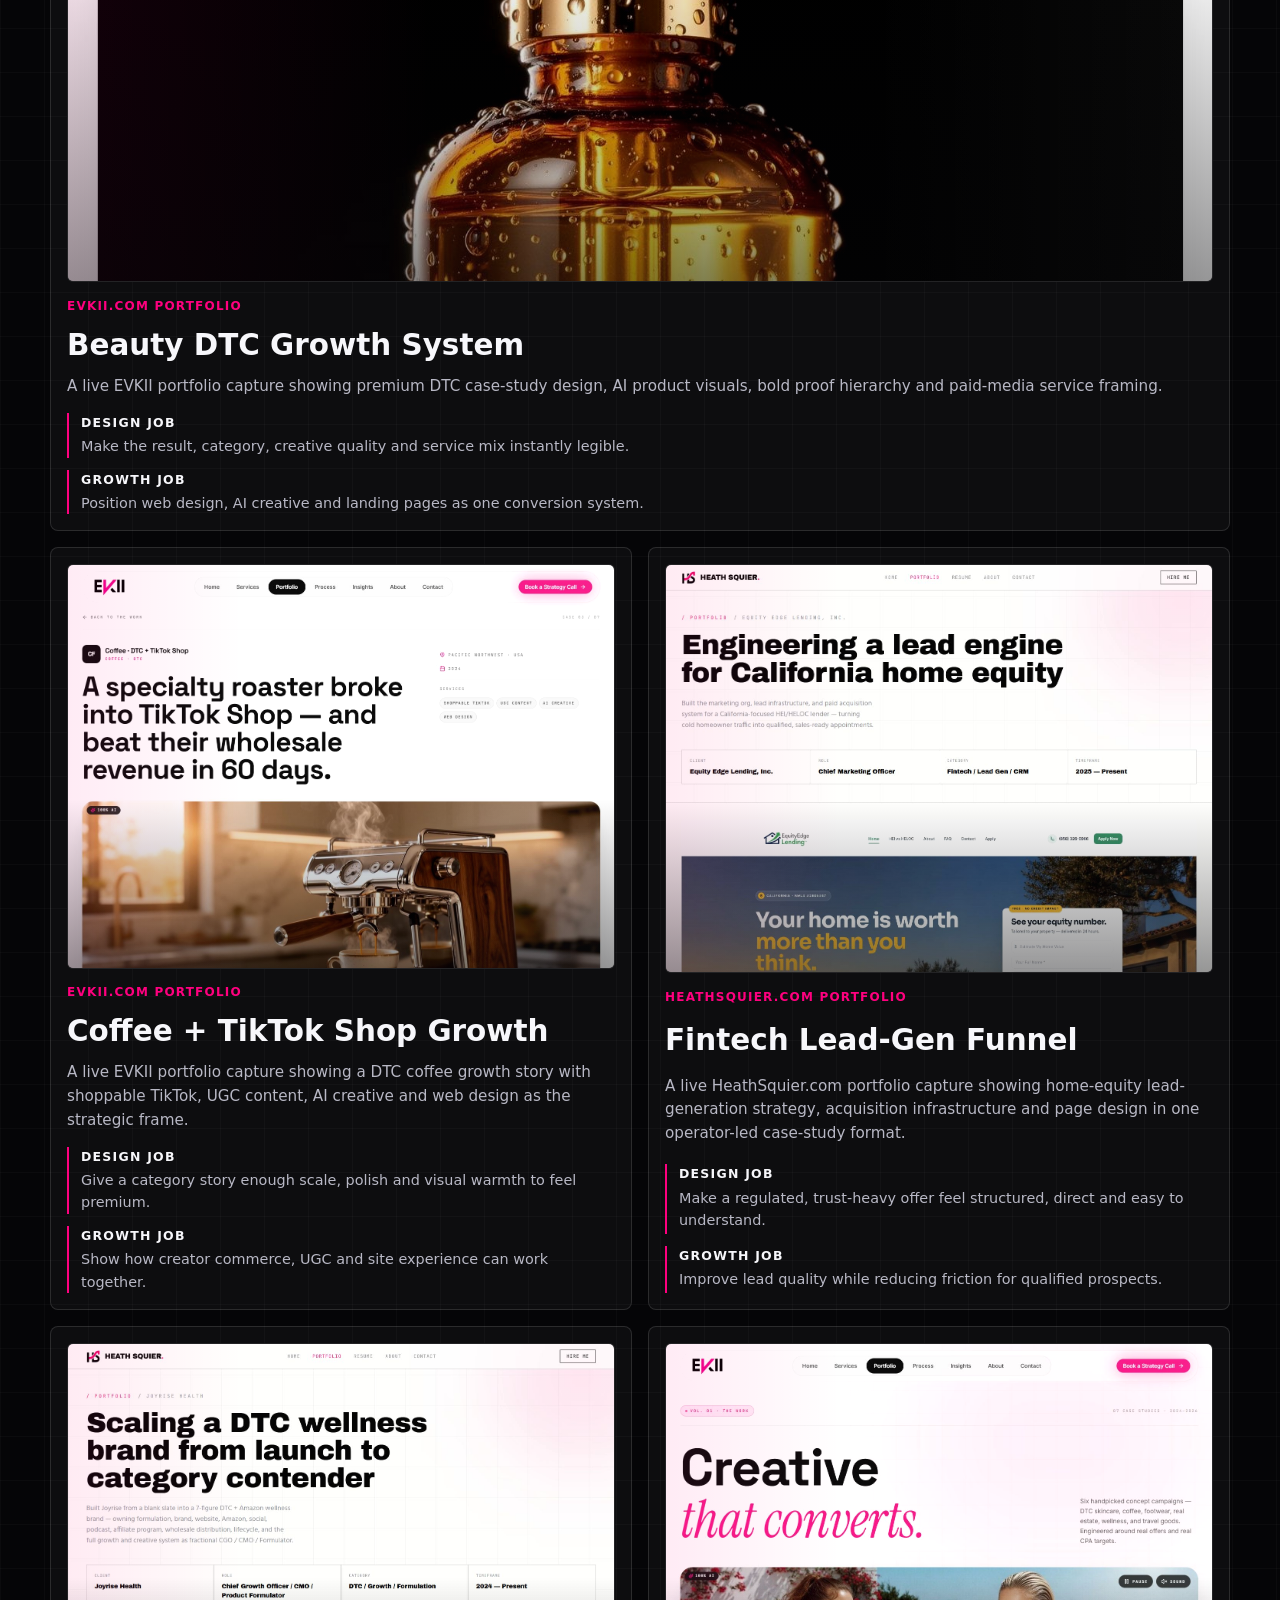
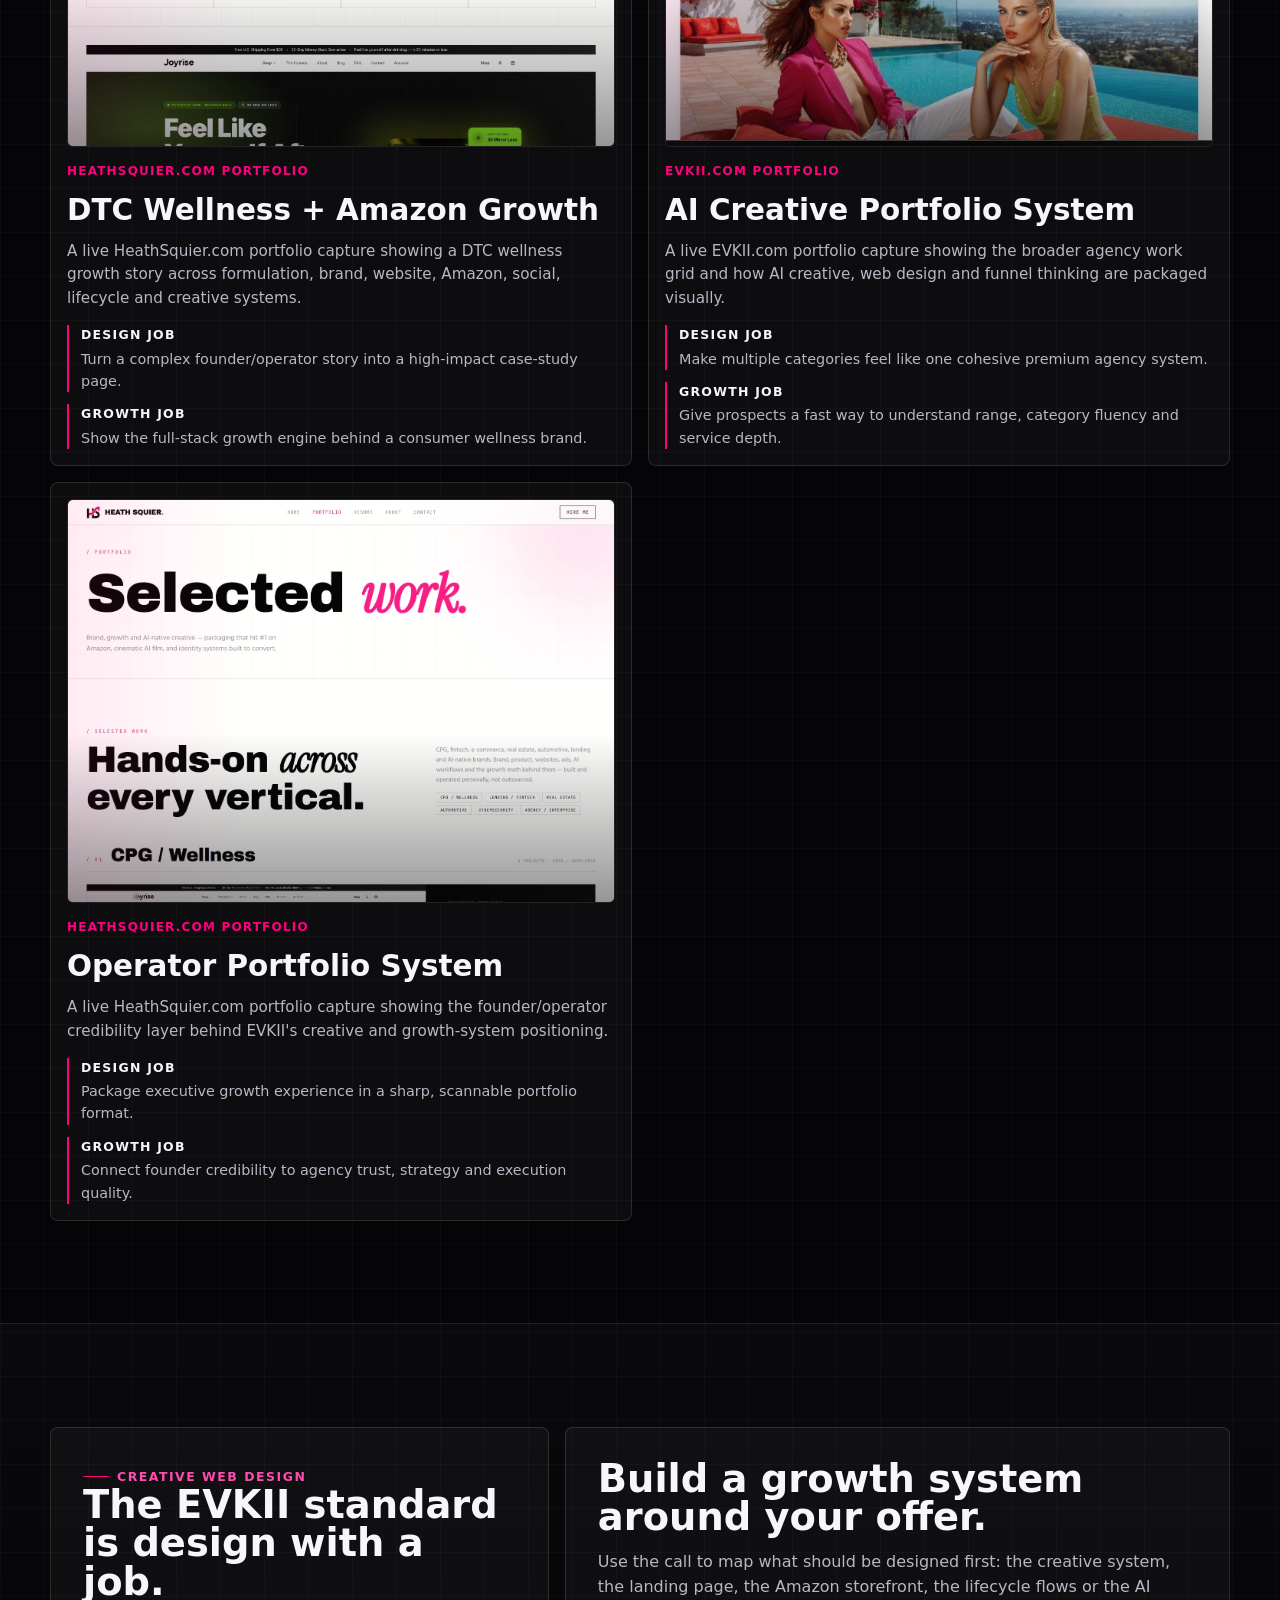
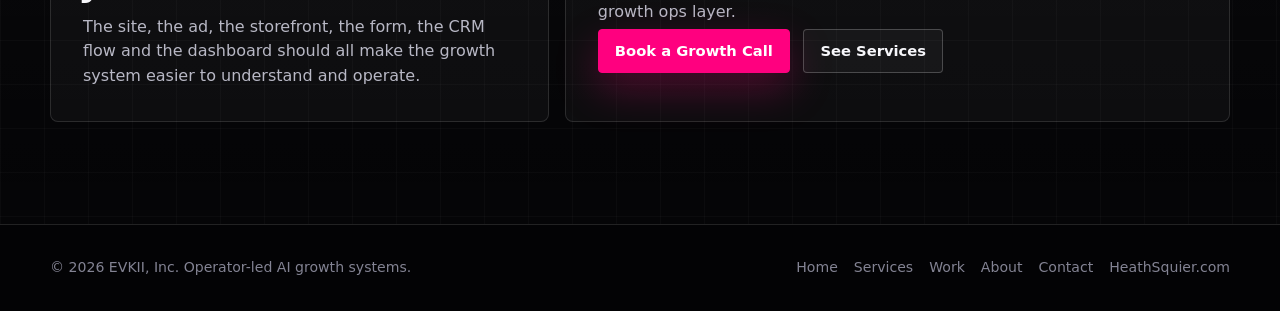
<file: work/index.html>
<!doctype html>
<html lang="en">
  <head>
    <meta charset="utf-8">
    <meta name="viewport" content="width=device-width, initial-scale=1">
    <title>Creative Web Design Portfolio | EVKII</title>
    <meta name="description" content="Explore EVKII portfolio visuals and operator-led web design work for DTC, wellness, fintech, Amazon, CRM, and AI growth systems.">
    <link rel="canonical" href="https://evkiinc.github.io/work/">
    <meta property="og:type" content="website">
    <meta property="og:title" content="Creative Web Design Portfolio | EVKII">
    <meta property="og:description" content="Explore EVKII portfolio visuals and operator-led web design work for DTC, wellness, fintech, Amazon, CRM, and AI growth systems.">
    <meta property="og:url" content="https://evkiinc.github.io/work/">
    <meta property="og:image" content="https://evkiinc.github.io/assets/evkii-logo.png">
    <meta name="twitter:card" content="summary_large_image">
    <link rel="icon" href="/assets/evkii-icon.png" type="image/png">
    <link rel="stylesheet" href="/assets/site.css">
    <script type="application/ld+json">
      {
        "@context": "https://schema.org",
        "@graph": [
          {
            "@type": "Organization",
            "@id": "https://evkiinc.github.io/#organization",
            "name": "EVKII",
            "url": "https://evkiinc.github.io/",
            "logo": "https://evkiinc.github.io/assets/evkii-logo.png",
            "founder": { "@id": "https://evkiinc.github.io/#heath-squier" }
          },
          {
            "@type": "ItemList",
            "@id": "https://evkiinc.github.io/work/#showcase",
            "name": "EVKII creative web design portfolio",
            "itemListElement": [
              { "@type": "ListItem", "position": 1, "name": "Beauty DTC growth system", "url": "https://evkiinc.github.io/work/#supplement-launch" },
              { "@type": "ListItem", "position": 2, "name": "Coffee and TikTok Shop growth system", "url": "https://evkiinc.github.io/work/#wellness-commerce" },
              { "@type": "ListItem", "position": 3, "name": "Fintech lead-generation funnel", "url": "https://evkiinc.github.io/work/#fintech-lead-gen" },
              { "@type": "ListItem", "position": 4, "name": "DTC wellness and Amazon growth system", "url": "https://evkiinc.github.io/work/#amazon-storefront" },
              { "@type": "ListItem", "position": 5, "name": "AI creative portfolio system", "url": "https://evkiinc.github.io/work/#ugc-video-system" },
              { "@type": "ListItem", "position": 6, "name": "Operator portfolio system", "url": "https://evkiinc.github.io/work/#ai-growth-ops" }
            ]
          }
        ]
      }
    </script>
  </head>
  <body>
    <a class="skip-link" href="#main">Skip to content</a>
    <header class="site-header">
      <nav class="nav" aria-label="Main navigation">
        <a class="brand" href="/" aria-label="EVKII home">
          <img src="/assets/evkii-logo.png?v=provided-logo" alt="EVKII">
          <span>Operator-led AI growth agency</span>
        </a>
        <button class="menu-toggle" type="button" data-menu-toggle aria-expanded="false" aria-controls="nav-links" aria-label="Open menu">
          <span></span><span></span><span></span>
        </button>
        <div class="nav-links" id="nav-links" data-nav-links>
          <a href="/">Home</a>
          <a href="/services/">Services</a>
          <a href="/work/" aria-current="page">Work</a>
          <a href="/about/">About</a>
          <a href="/contact/">Contact</a>
        </div>
        <div class="nav-actions">
          <a class="button primary" href="/contact/">Book a Growth Call</a>
        </div>
      </nav>
    </header>

    <main id="main">
      <section class="page-hero">
        <div class="page-hero-inner">
          <span class="eyebrow">Work showcase</span>
          <h1>Portfolio captures that show how EVKII designs for growth.</h1>
          <p class="lead">These visuals pull from EVKII.com and HeathSquier.com portfolio work, then frame the design logic behind them: creative direction, web design, conversion paths, CRM and growth operations working together with a purpose.</p>
          <div class="cta-row">
            <a class="button primary" href="/contact/">Book a Growth Call</a>
            <a class="button secondary" href="/services/">See Services</a>
          </div>
        </div>
      </section>

      <section class="section">
        <div class="section-inner">
          <div class="section-head">
            <div>
              <span class="eyebrow">Selected portfolio work</span>
              <h2>Real portfolio visuals, sharpened into a growth showcase.</h2>
            </div>
            <p>The purpose is not decoration. Every visual decision should make the offer clearer, the proof more believable, the next step easier or the operating loop faster.</p>
          </div>
          <div class="work-grid">
            <article class="work-card work-card-large" id="supplement-launch">
              <div class="work-visual visual-shot">
                <img class="work-shot" src="/assets/work/evkii-lumen-skin.png" alt="EVKII Lumen Skin portfolio page screenshot">
              </div>
              <span class="index">EVKII.com portfolio</span>
              <h2>Beauty DTC Growth System</h2>
              <p>A live EVKII portfolio capture showing premium DTC case-study design, AI product visuals, bold proof hierarchy and paid-media service framing.</p>
              <dl class="work-details">
                <div><dt>Design job</dt><dd>Make the result, category, creative quality and service mix instantly legible.</dd></div>
                <div><dt>Growth job</dt><dd>Position web design, AI creative and landing pages as one conversion system.</dd></div>
              </dl>
            </article>

            <article class="work-card" id="wellness-commerce">
              <div class="work-visual visual-shot">
                <img class="work-shot" src="/assets/work/evkii-northroast-coffee.png" alt="EVKII NorthRoast Coffee portfolio page screenshot">
              </div>
              <span class="index">EVKII.com portfolio</span>
              <h2>Coffee + TikTok Shop Growth</h2>
              <p>A live EVKII portfolio capture showing a DTC coffee growth story with shoppable TikTok, UGC content, AI creative and web design as the strategic frame.</p>
              <dl class="work-details">
                <div><dt>Design job</dt><dd>Give a category story enough scale, polish and visual warmth to feel premium.</dd></div>
                <div><dt>Growth job</dt><dd>Show how creator commerce, UGC and site experience can work together.</dd></div>
              </dl>
            </article>

            <article class="work-card" id="fintech-lead-gen">
              <div class="work-visual visual-shot">
                <img class="work-shot" src="/assets/work/heath-equity-edge.png" alt="Heath Squier Equity Edge Lending portfolio page screenshot">
              </div>
              <span class="index">HeathSquier.com portfolio</span>
              <h2>Fintech Lead-Gen Funnel</h2>
              <p>A live HeathSquier.com portfolio capture showing home-equity lead-generation strategy, acquisition infrastructure and page design in one operator-led case-study format.</p>
              <dl class="work-details">
                <div><dt>Design job</dt><dd>Make a regulated, trust-heavy offer feel structured, direct and easy to understand.</dd></div>
                <div><dt>Growth job</dt><dd>Improve lead quality while reducing friction for qualified prospects.</dd></div>
              </dl>
            </article>

            <article class="work-card" id="amazon-storefront">
              <div class="work-visual visual-shot">
                <img class="work-shot" src="/assets/work/heath-joyrise-health.png" alt="Heath Squier Joyrise Health portfolio page screenshot">
              </div>
              <span class="index">HeathSquier.com portfolio</span>
              <h2>DTC Wellness + Amazon Growth</h2>
              <p>A live HeathSquier.com portfolio capture showing a DTC wellness growth story across formulation, brand, website, Amazon, social, lifecycle and creative systems.</p>
              <dl class="work-details">
                <div><dt>Design job</dt><dd>Turn a complex founder/operator story into a high-impact case-study page.</dd></div>
                <div><dt>Growth job</dt><dd>Show the full-stack growth engine behind a consumer wellness brand.</dd></div>
              </dl>
            </article>

            <article class="work-card" id="ugc-video-system">
              <div class="work-visual visual-shot">
                <img class="work-shot" src="/assets/work/evkii-portfolio.png" alt="EVKII portfolio overview screenshot">
              </div>
              <span class="index">EVKII.com portfolio</span>
              <h2>AI Creative Portfolio System</h2>
              <p>A live EVKII.com portfolio capture showing the broader agency work grid and how AI creative, web design and funnel thinking are packaged visually.</p>
              <dl class="work-details">
                <div><dt>Design job</dt><dd>Make multiple categories feel like one cohesive premium agency system.</dd></div>
                <div><dt>Growth job</dt><dd>Give prospects a fast way to understand range, category fluency and service depth.</dd></div>
              </dl>
            </article>

            <article class="work-card" id="ai-growth-ops">
              <div class="work-visual visual-shot">
                <img class="work-shot" src="/assets/work/heath-portfolio.png" alt="Heath Squier portfolio overview screenshot">
              </div>
              <span class="index">HeathSquier.com portfolio</span>
              <h2>Operator Portfolio System</h2>
              <p>A live HeathSquier.com portfolio capture showing the founder/operator credibility layer behind EVKII's creative and growth-system positioning.</p>
              <dl class="work-details">
                <div><dt>Design job</dt><dd>Package executive growth experience in a sharp, scannable portfolio format.</dd></div>
                <div><dt>Growth job</dt><dd>Connect founder credibility to agency trust, strategy and execution quality.</dd></div>
              </dl>
            </article>
          </div>
        </div>
      </section>

      <section class="section alt">
        <div class="section-inner contact-layout">
          <div class="contact-panel">
            <span class="eyebrow">Creative web design</span>
            <h2>The EVKII standard is design with a job.</h2>
            <p>The site, the ad, the storefront, the form, the CRM flow and the dashboard should all make the growth system easier to understand and operate.</p>
          </div>
          <div class="contact-panel">
            <h2>Build a growth system around your offer.</h2>
            <p>Use the call to map what should be designed first: the creative system, the landing page, the Amazon storefront, the lifecycle flows or the AI growth ops layer.</p>
            <div class="cta-row">
              <a class="button primary" href="/contact/">Book a Growth Call</a>
              <a class="button secondary" href="/services/">See Services</a>
            </div>
          </div>
        </div>
      </section>
    </main>

    <footer class="site-footer">
      <div class="footer-inner">
        <p>&copy; <span data-year></span> EVKII, Inc. Operator-led AI growth systems.</p>
        <div class="footer-links">
          <a href="/">Home</a>
          <a href="/services/">Services</a>
          <a href="/work/">Work</a>
          <a href="/about/">About</a>
          <a href="/contact/">Contact</a>
          <a href="https://heathsquier.com/">HeathSquier.com</a>
        </div>
      </div>
    </footer>
    <script src="/assets/site.js"></script>
  </body>
</html>
</file>
<file: assets/site.css>
:root {
  color-scheme: dark;
  --bg: #050507;
  --bg-2: #0b0b10;
  --panel: #111119;
  --panel-2: #171720;
  --line: rgba(255, 255, 255, 0.12);
  --line-strong: rgba(255, 255, 255, 0.22);
  --text: #f7f7fb;
  --muted: #b8b8c5;
  --soft: #838393;
  --pink: #ff007f;
  --pink-2: #ff4cad;
  --steel: #c8ccd4;
  --gold: #d5ad5d;
  --success: #3ddc97;
  --shadow: 0 24px 80px rgba(0, 0, 0, 0.42);
  --max: 1180px;
  --radius: 8px;
}

* {
  box-sizing: border-box;
}

html {
  scroll-behavior: smooth;
}

body {
  margin: 0;
  background:
    linear-gradient(rgba(255, 255, 255, 0.025) 1px, transparent 1px),
    linear-gradient(90deg, rgba(255, 255, 255, 0.025) 1px, transparent 1px),
    linear-gradient(180deg, rgba(255, 0, 127, 0.12), transparent 32rem),
    var(--bg);
  background-size: 44px 44px, 44px 44px, auto, auto;
  color: var(--text);
  font-family: Inter, ui-sans-serif, system-ui, -apple-system, BlinkMacSystemFont, "Segoe UI", sans-serif;
  line-height: 1.55;
}

body::before {
  content: "";
  position: fixed;
  inset: 0;
  pointer-events: none;
  background: linear-gradient(90deg, rgba(255, 255, 255, 0.03), transparent 18%, transparent 82%, rgba(255, 255, 255, 0.03));
  z-index: -1;
}

img {
  display: block;
  max-width: 100%;
}

a {
  color: inherit;
  text-decoration: none;
}

p {
  margin: 0;
}

.skip-link {
  position: absolute;
  left: 1rem;
  top: -5rem;
  z-index: 100;
  background: var(--text);
  color: #050507;
  padding: 0.7rem 1rem;
  border-radius: 4px;
}

.skip-link:focus {
  top: 1rem;
}

.site-header {
  position: sticky;
  top: 0;
  z-index: 20;
  border-bottom: 1px solid var(--line);
  background: rgba(5, 5, 7, 0.82);
  backdrop-filter: blur(18px);
}

.nav {
  width: min(100% - 2rem, var(--max));
  min-height: 74px;
  margin: 0 auto;
  display: flex;
  align-items: center;
  justify-content: space-between;
  gap: 1rem;
}

.brand {
  display: inline-flex;
  align-items: center;
  gap: 0.75rem;
  font-weight: 800;
  letter-spacing: 0;
}

.brand img {
  display: block;
  width: auto;
  height: 48px;
  max-width: 120px;
  object-fit: contain;
}

.brand span {
  font-size: 0.95rem;
  color: var(--steel);
}

.nav-links {
  display: flex;
  align-items: center;
  gap: 1.1rem;
  color: var(--muted);
  font-size: 0.92rem;
}

.nav-links a {
  padding: 0.35rem 0;
  border-bottom: 1px solid transparent;
}

.nav-links a:hover,
.nav-links a[aria-current="page"] {
  color: var(--text);
  border-bottom-color: var(--pink);
}

.nav-actions {
  display: flex;
  align-items: center;
  gap: 0.75rem;
}

.menu-toggle {
  display: none;
  width: 42px;
  height: 42px;
  border: 1px solid var(--line);
  border-radius: 4px;
  background: transparent;
  color: var(--text);
  cursor: pointer;
}

.menu-toggle span {
  display: block;
  width: 18px;
  height: 2px;
  margin: 4px auto;
  background: currentColor;
}

.button {
  display: inline-flex;
  min-height: 44px;
  align-items: center;
  justify-content: center;
  gap: 0.55rem;
  border: 1px solid var(--line-strong);
  border-radius: 4px;
  padding: 0.75rem 1rem;
  color: var(--text);
  font-weight: 800;
  font-size: 0.92rem;
  line-height: 1;
  transition: transform 180ms ease, border-color 180ms ease, background 180ms ease;
}

.button:hover {
  transform: translateY(-1px);
  border-color: rgba(255, 255, 255, 0.42);
}

.button.primary {
  border-color: var(--pink);
  background: var(--pink);
  color: #fff;
  box-shadow: 0 16px 42px rgba(255, 0, 127, 0.26);
}

.button.secondary {
  background: rgba(255, 255, 255, 0.04);
}

.button.tertiary {
  border-color: rgba(213, 173, 93, 0.5);
  color: #f5dfb1;
}

.eyebrow {
  display: inline-flex;
  align-items: center;
  gap: 0.5rem;
  color: var(--pink-2);
  font-size: 0.78rem;
  font-weight: 900;
  letter-spacing: 0.12em;
  text-transform: uppercase;
}

.eyebrow::before {
  content: "";
  width: 26px;
  height: 1px;
  background: var(--pink);
}

.hero {
  width: min(100% - 2rem, var(--max));
  min-height: calc(100vh - 74px);
  margin: 0 auto;
  display: grid;
  grid-template-columns: minmax(0, 1.04fr) minmax(320px, 0.76fr);
  align-items: center;
  gap: clamp(2rem, 6vw, 5rem);
  padding: 4.5rem 0 3rem;
}

.hero-copy {
  display: grid;
  gap: 1.4rem;
}

.hero h1,
.page-hero h1 {
  margin: 0;
  max-width: 930px;
  font-size: clamp(3rem, 7vw, 6.7rem);
  line-height: 0.92;
  letter-spacing: 0;
}

.page-hero h1 {
  font-size: clamp(2.8rem, 6vw, 5.7rem);
}

.text-gradient {
  color: var(--pink);
}

.lead {
  max-width: 760px;
  color: var(--muted);
  font-size: clamp(1.05rem, 2vw, 1.25rem);
}

.cta-row {
  display: flex;
  flex-wrap: wrap;
  gap: 0.85rem;
  margin-top: 0.3rem;
}

.signal-row {
  display: grid;
  grid-template-columns: repeat(3, minmax(0, 1fr));
  gap: 0.8rem;
  margin-top: 1.2rem;
  max-width: 780px;
}

.signal {
  border: 1px solid var(--line);
  border-radius: var(--radius);
  background: rgba(255, 255, 255, 0.035);
  padding: 1rem;
}

.signal strong {
  display: block;
  color: var(--text);
  font-size: 0.92rem;
}

.signal span {
  display: block;
  margin-top: 0.35rem;
  color: var(--soft);
  font-size: 0.82rem;
}

.hero-visual {
  position: relative;
  align-self: stretch;
  min-height: 580px;
  display: grid;
  place-items: center;
}

.hero-logo-panel {
  position: absolute;
  inset: 4% 2% auto auto;
  width: min(88%, 520px);
  border: 1px solid var(--line);
  border-radius: var(--radius);
  background: linear-gradient(145deg, rgba(255, 255, 255, 0.08), rgba(255, 255, 255, 0.015));
  box-shadow: var(--shadow);
  padding: 2.5rem 2rem;
}

.hero-logo-panel img {
  width: 100%;
  filter: drop-shadow(0 20px 38px rgba(255, 0, 127, 0.16));
}

.system-map {
  position: absolute;
  left: 0;
  bottom: 8%;
  width: min(92%, 460px);
  border: 1px solid rgba(255, 0, 127, 0.32);
  border-radius: var(--radius);
  background: rgba(5, 5, 7, 0.88);
  box-shadow: var(--shadow);
  padding: 1rem;
}

.system-map h2 {
  margin: 0 0 0.8rem;
  font-size: 0.8rem;
  color: var(--pink-2);
  text-transform: uppercase;
  letter-spacing: 0.12em;
}

.flow {
  display: grid;
  gap: 0.55rem;
}

.flow span {
  display: flex;
  align-items: center;
  justify-content: space-between;
  min-height: 42px;
  border: 1px solid var(--line);
  border-radius: 4px;
  padding: 0.55rem 0.7rem;
  color: var(--muted);
  font-size: 0.88rem;
}

.flow span::after {
  content: ">";
  color: var(--pink);
  font-weight: 900;
}

.section {
  border-top: 1px solid var(--line);
  padding: clamp(4rem, 8vw, 7rem) 0;
}

.section.alt {
  background: linear-gradient(180deg, rgba(255, 255, 255, 0.025), rgba(255, 255, 255, 0));
}

.section-inner,
.page-hero-inner {
  width: min(100% - 2rem, var(--max));
  margin: 0 auto;
}

.section-head {
  display: grid;
  grid-template-columns: minmax(0, 0.9fr) minmax(280px, 0.62fr);
  gap: 2rem;
  align-items: end;
  margin-bottom: 2rem;
}

.section-head h2,
.split-copy h2,
.contact-panel h2 {
  margin: 0;
  font-size: clamp(2rem, 4vw, 4rem);
  line-height: 1;
  letter-spacing: 0;
}

.section-head p,
.split-copy p {
  color: var(--muted);
}

.service-grid,
.category-grid,
.principles-grid,
.thesis-grid {
  display: grid;
  grid-template-columns: repeat(3, minmax(0, 1fr));
  gap: 1rem;
}

.service-card,
.category-card,
.principle-card,
.thesis-card,
.metric-card {
  border: 1px solid var(--line);
  border-radius: var(--radius);
  background: rgba(255, 255, 255, 0.035);
  padding: 1.25rem;
}

.service-card {
  min-height: 250px;
  display: grid;
  grid-template-rows: auto auto 1fr auto;
  gap: 0.75rem;
}

.thesis-card {
  min-height: 250px;
  display: grid;
  align-content: start;
  gap: 0.9rem;
  background:
    linear-gradient(180deg, rgba(255, 0, 127, 0.09), rgba(255, 255, 255, 0.03) 42%, rgba(255, 255, 255, 0.02)),
    rgba(255, 255, 255, 0.028);
}

.thesis-card::after {
  content: "";
  align-self: end;
  width: 54px;
  height: 2px;
  background: var(--pink);
}

.index {
  color: var(--pink);
  font-size: 0.75rem;
  font-weight: 900;
  letter-spacing: 0.1em;
  text-transform: uppercase;
}

.service-card h3,
.thesis-card h3,
.category-card h2,
.category-card h3,
.principle-card h3,
.metric-card h3 {
  margin: 0;
  font-size: 1.1rem;
  line-height: 1.18;
}

.service-card p,
.thesis-card p,
.category-card p,
.principle-card p,
.metric-card p {
  color: var(--muted);
  font-size: 0.94rem;
}

.category-card h2 {
  font-size: clamp(1.35rem, 2.2vw, 2rem);
}

.tag-list {
  display: flex;
  flex-wrap: wrap;
  gap: 0.45rem;
  align-self: end;
}

.tag-list span {
  border: 1px solid var(--line);
  border-radius: 999px;
  padding: 0.3rem 0.5rem;
  color: var(--soft);
  font-size: 0.75rem;
}

.work-grid {
  display: grid;
  grid-template-columns: repeat(2, minmax(0, 1fr));
  gap: 1rem;
}

.featured-work {
  grid-template-columns: repeat(3, minmax(0, 1fr));
}

.work-card {
  display: grid;
  gap: 0.9rem;
  min-height: 100%;
  border: 1px solid var(--line);
  border-radius: var(--radius);
  background: rgba(255, 255, 255, 0.035);
  padding: 1rem;
  overflow: hidden;
  transition: transform 180ms ease, border-color 180ms ease, background 180ms ease;
}

a.work-card:hover {
  transform: translateY(-2px);
  border-color: rgba(255, 0, 127, 0.5);
  background: rgba(255, 255, 255, 0.052);
}

.work-card-large {
  grid-column: span 2;
}

.work-card h2,
.work-card h3 {
  margin: 0;
  font-size: clamp(1.35rem, 2.3vw, 2.1rem);
  line-height: 1.05;
}

.featured-work .work-card h3 {
  font-size: 1.15rem;
}

.work-card p {
  color: var(--muted);
  font-size: 0.95rem;
}

.work-visual {
  position: relative;
  min-height: 245px;
  border: 1px solid var(--line);
  border-radius: 6px;
  background:
    linear-gradient(rgba(255, 255, 255, 0.03) 1px, transparent 1px),
    linear-gradient(90deg, rgba(255, 255, 255, 0.03) 1px, transparent 1px),
    #07070b;
  background-size: 24px 24px, 24px 24px, auto;
  overflow: hidden;
}

.visual-shot {
  background: #050507;
}

.work-shot {
  width: 100%;
  height: 100%;
  min-height: inherit;
  object-fit: cover;
  object-position: top center;
  filter: saturate(0.96) contrast(1.04);
}

.visual-shot::after {
  content: "";
  position: absolute;
  inset: 0;
  pointer-events: none;
  background:
    linear-gradient(180deg, transparent 58%, rgba(5, 5, 7, 0.42)),
    linear-gradient(90deg, rgba(255, 0, 127, 0.08), transparent 32%, transparent 70%, rgba(255, 255, 255, 0.04));
}

.featured-work .work-visual {
  min-height: 210px;
}

.mock-browser {
  position: absolute;
  top: 0.75rem;
  left: 0.75rem;
  right: 0.75rem;
  height: 28px;
  border: 1px solid var(--line);
  border-radius: 4px;
  background: rgba(255, 255, 255, 0.06);
}

.mock-browser span {
  position: relative;
  display: inline-block;
  width: 7px;
  height: 7px;
  margin: 10px 0 0 8px;
  border-radius: 999px;
  background: var(--pink);
  opacity: 0.8;
}

.mock-browser span + span {
  background: var(--gold);
}

.mock-browser span + span + span {
  background: var(--steel);
}

.mock-hero,
.mock-grid,
.mock-dashboard,
.mock-storefront,
.mock-ops {
  position: absolute;
  left: 1rem;
  right: 1rem;
  top: 3.5rem;
  bottom: 1rem;
}

.mock-hero {
  display: grid;
  grid-template-columns: 1fr 0.72fr;
  gap: 1rem;
  align-items: center;
}

.mock-copy {
  display: grid;
  gap: 0.6rem;
  align-content: center;
  min-height: 160px;
  border: 1px solid rgba(255, 255, 255, 0.08);
  border-radius: 6px;
  padding: 1rem;
  background: rgba(5, 5, 7, 0.58);
}

.mock-copy i,
.mock-copy b,
.mock-copy small,
.mock-dashboard strong,
.mock-dashboard em,
.mock-grid i,
.mock-storefront i,
.mock-storefront b,
.mock-ops i,
.mock-ops strong,
.mock-stack em {
  display: block;
  border-radius: 4px;
}

.mock-copy i {
  width: 42%;
  height: 10px;
  background: var(--pink);
}

.mock-copy b {
  width: 86%;
  height: 20px;
  background: #fff;
  box-shadow: 0 0 24px rgba(255, 255, 255, 0.12);
}

.mock-copy b + b {
  width: 64%;
}

.mock-copy small {
  width: 48%;
  height: 34px;
  background: var(--pink);
  box-shadow: 0 20px 40px rgba(255, 0, 127, 0.25);
}

.mock-product {
  aspect-ratio: 0.74;
  border-radius: 10px;
  background:
    linear-gradient(145deg, rgba(255, 255, 255, 0.96), rgba(200, 204, 212, 0.7)),
    linear-gradient(180deg, var(--pink), transparent);
  box-shadow: 0 28px 70px rgba(255, 255, 255, 0.14);
}

.mock-grid {
  display: grid;
  grid-template-columns: repeat(2, minmax(0, 1fr));
  gap: 0.75rem;
}

.mock-grid i {
  background: linear-gradient(145deg, rgba(255, 255, 255, 0.92), rgba(255, 0, 127, 0.24));
  min-height: 70px;
}

.mock-dashboard {
  display: grid;
  grid-template-columns: repeat(3, minmax(0, 1fr));
  grid-template-rows: 0.45fr 1fr;
  gap: 0.75rem;
}

.mock-dashboard strong {
  background: rgba(255, 255, 255, 0.88);
}

.mock-dashboard em {
  grid-column: 1 / -1;
  background: linear-gradient(90deg, var(--pink), rgba(255, 255, 255, 0.78));
}

.mock-storefront {
  display: grid;
  grid-template-columns: 1.35fr repeat(3, 0.72fr);
  gap: 0.75rem;
  align-items: stretch;
}

.mock-storefront i {
  background: linear-gradient(145deg, var(--pink), #fff 88%);
}

.mock-storefront b {
  background: rgba(255, 255, 255, 0.86);
}

.mock-phone {
  position: absolute;
  left: 1.15rem;
  top: 2rem;
  bottom: 1.15rem;
  width: 34%;
  border: 1px solid var(--line-strong);
  border-radius: 16px;
  background: #09090d;
  padding: 0.85rem;
}

.mock-phone i {
  display: block;
  width: 54%;
  height: 8px;
  margin: 0 auto 1rem;
  border-radius: 999px;
  background: rgba(255, 255, 255, 0.34);
}

.mock-phone b {
  display: block;
  height: 64%;
  border-radius: 10px;
  background: linear-gradient(160deg, #fff, var(--pink));
}

.mock-phone span {
  display: block;
  width: 74%;
  height: 9px;
  margin: 1rem auto 0;
  border-radius: 999px;
  background: var(--pink);
}

.mock-stack {
  position: absolute;
  right: 1.15rem;
  top: 3rem;
  bottom: 2rem;
  width: 48%;
  display: grid;
  gap: 0.75rem;
}

.mock-stack em {
  background: rgba(255, 255, 255, 0.83);
}

.mock-ops {
  display: grid;
  grid-template-columns: 0.72fr 1fr;
  gap: 0.75rem;
}

.mock-ops i {
  background: rgba(255, 255, 255, 0.86);
}

.mock-ops strong {
  grid-row: span 3;
  background: linear-gradient(160deg, rgba(255, 0, 127, 0.92), rgba(255, 255, 255, 0.82));
}

.visual-supplement,
.visual-ugc {
  background-color: #08070a;
}

.visual-wellness {
  background-color: #080b0a;
}

.visual-fintech,
.visual-ops {
  background-color: #070a10;
}

.visual-amazon {
  background-color: #0b0906;
}

.work-details {
  display: grid;
  gap: 0.75rem;
  margin: 0;
}

.work-details div {
  border-left: 2px solid var(--pink);
  padding-left: 0.75rem;
}

.work-details dt {
  color: var(--text);
  font-size: 0.78rem;
  font-weight: 900;
  letter-spacing: 0.1em;
  text-transform: uppercase;
}

.work-details dd {
  margin: 0.2rem 0 0;
  color: var(--muted);
  font-size: 0.9rem;
}

.section-action {
  display: flex;
  justify-content: center;
  margin-top: 1.4rem;
}

.split {
  display: grid;
  grid-template-columns: minmax(0, 0.75fr) minmax(0, 1fr);
  gap: clamp(2rem, 6vw, 4rem);
  align-items: center;
}

.founder-media {
  position: relative;
  border: 1px solid var(--line);
  border-radius: var(--radius);
  overflow: hidden;
  background: #0b0b0f;
  box-shadow: var(--shadow);
}

.founder-media img {
  width: 100%;
  aspect-ratio: 0.84;
  object-fit: cover;
}

.media-caption {
  position: absolute;
  left: 1rem;
  right: 1rem;
  bottom: 1rem;
  border: 1px solid rgba(255, 255, 255, 0.18);
  border-radius: 4px;
  background: rgba(5, 5, 7, 0.72);
  backdrop-filter: blur(12px);
  padding: 0.85rem;
}

.media-caption strong {
  display: block;
}

.media-caption span {
  display: block;
  color: var(--muted);
  font-size: 0.86rem;
}

.split-copy {
  display: grid;
  gap: 1.15rem;
}

.operator-list {
  display: grid;
  grid-template-columns: repeat(2, minmax(0, 1fr));
  gap: 0.8rem;
  margin-top: 0.4rem;
}

.operator-list span {
  border-left: 2px solid var(--pink);
  background: rgba(255, 255, 255, 0.035);
  padding: 0.75rem 0.9rem;
  color: var(--steel);
  font-weight: 800;
  font-size: 0.92rem;
}

.quote {
  margin: 0;
  border-left: 3px solid var(--pink);
  background: rgba(255, 255, 255, 0.035);
  padding: 1.2rem;
  color: var(--text);
  font-size: 1.18rem;
  line-height: 1.45;
}

.quote cite {
  display: block;
  margin-top: 0.9rem;
  color: var(--muted);
  font-size: 0.92rem;
  font-style: normal;
}

.process {
  display: grid;
  grid-template-columns: repeat(4, minmax(0, 1fr));
  gap: 1px;
  border: 1px solid var(--line);
  background: var(--line);
}

.process-step {
  background: var(--bg-2);
  padding: 1.25rem;
}

.process-step strong {
  display: block;
  color: var(--pink);
  font-size: 0.75rem;
  letter-spacing: 0.12em;
  text-transform: uppercase;
}

.process-step h3 {
  margin: 0.7rem 0 0.5rem;
  font-size: 1rem;
}

.process-step p {
  color: var(--muted);
  font-size: 0.9rem;
}

.page-hero {
  border-bottom: 1px solid var(--line);
  padding: clamp(4.5rem, 9vw, 7.5rem) 0 clamp(3rem, 7vw, 5.5rem);
}

.page-hero-inner {
  display: grid;
  gap: 1.1rem;
}

.page-hero .lead {
  max-width: 850px;
}

.category-grid {
  grid-template-columns: repeat(2, minmax(0, 1fr));
}

.compact-head {
  margin-bottom: 1.2rem;
}

.service-process {
  margin-bottom: 1rem;
}

.category-card {
  min-height: 270px;
  display: grid;
  gap: 0.85rem;
}

.category-card p strong {
  color: var(--text);
}

.category-card ul,
.contact-list {
  margin: 0;
  padding: 0;
  list-style: none;
}

.category-card li,
.contact-list li {
  position: relative;
  padding-left: 1.1rem;
  color: var(--muted);
  font-size: 0.95rem;
}

.category-card li + li,
.contact-list li + li {
  margin-top: 0.45rem;
}

.category-card li::before,
.contact-list li::before {
  content: "";
  position: absolute;
  left: 0;
  top: 0.72em;
  width: 6px;
  height: 6px;
  background: var(--pink);
}

.contact-layout {
  display: grid;
  grid-template-columns: minmax(0, 0.75fr) minmax(0, 1fr);
  gap: 1rem;
}

.contact-panel {
  border: 1px solid var(--line);
  border-radius: var(--radius);
  background: rgba(255, 255, 255, 0.035);
  padding: clamp(1.25rem, 3vw, 2rem);
}

.contact-panel h2 {
  font-size: clamp(1.8rem, 3vw, 3rem);
}

.contact-panel p {
  color: var(--muted);
  margin-top: 0.85rem;
}

.contact-list {
  margin-top: 1.4rem;
}

.contact-methods {
  display: grid;
  gap: 0.8rem;
  margin-top: 1.4rem;
}

.contact-method {
  display: grid;
  gap: 0.25rem;
  border: 1px solid var(--line);
  border-radius: 4px;
  padding: 0.9rem;
}

.contact-method span {
  color: var(--soft);
  font-size: 0.78rem;
  text-transform: uppercase;
  letter-spacing: 0.12em;
}

.contact-method strong {
  color: var(--text);
  font-size: 1rem;
}

.site-footer {
  border-top: 1px solid var(--line);
  background: #030305;
  padding: 2rem 0;
}

.footer-inner {
  width: min(100% - 2rem, var(--max));
  margin: 0 auto;
  display: grid;
  grid-template-columns: 1fr auto;
  gap: 1rem;
  align-items: center;
  color: var(--soft);
  font-size: 0.88rem;
}

.footer-links {
  display: flex;
  flex-wrap: wrap;
  gap: 1rem;
}

.footer-links a:hover {
  color: var(--text);
}

@media (max-width: 960px) {
  .nav {
    min-height: 66px;
  }

  .menu-toggle {
    display: block;
  }

  .nav-links {
    position: absolute;
    left: 1rem;
    right: 1rem;
    top: 74px;
    display: none;
    align-items: stretch;
    flex-direction: column;
    border: 1px solid var(--line);
    border-radius: var(--radius);
    background: rgba(5, 5, 7, 0.96);
    padding: 1rem;
  }

  .nav-links.is-open {
    display: flex;
  }

  .nav-actions .button {
    display: none;
  }

  .hero,
  .section-head,
  .split,
  .contact-layout {
    grid-template-columns: 1fr;
  }

  .hero {
    min-height: auto;
    padding-top: 3.5rem;
  }

  .hero-visual {
    min-height: 520px;
  }

  .service-grid,
  .thesis-grid,
  .principles-grid,
  .featured-work {
    grid-template-columns: repeat(2, minmax(0, 1fr));
  }

  .work-grid {
    grid-template-columns: 1fr;
  }

  .work-card-large {
    grid-column: auto;
  }

  .process {
    grid-template-columns: repeat(2, minmax(0, 1fr));
  }
}

@media (max-width: 680px) {
  body {
    background-size: 34px 34px, 34px 34px, auto, auto;
  }

  .brand span {
    display: none;
  }

  .brand img {
    height: 42px;
    max-width: 100px;
  }

  .hero h1,
  .page-hero h1 {
    font-size: clamp(2.65rem, 15vw, 4.5rem);
  }

  .hero-visual {
    min-height: 420px;
  }

  .hero-logo-panel {
    inset: 0 0 auto;
    width: 100%;
  }

  .system-map {
    width: 100%;
    bottom: 0;
  }

  .signal-row,
  .service-grid,
  .thesis-grid,
  .featured-work,
  .work-grid,
  .category-grid,
  .principles-grid,
  .operator-list,
  .process,
  .footer-inner {
    grid-template-columns: 1fr;
  }

  .cta-row .button {
    width: 100%;
  }

  .section {
    padding: 3.4rem 0;
  }
}
</file>
